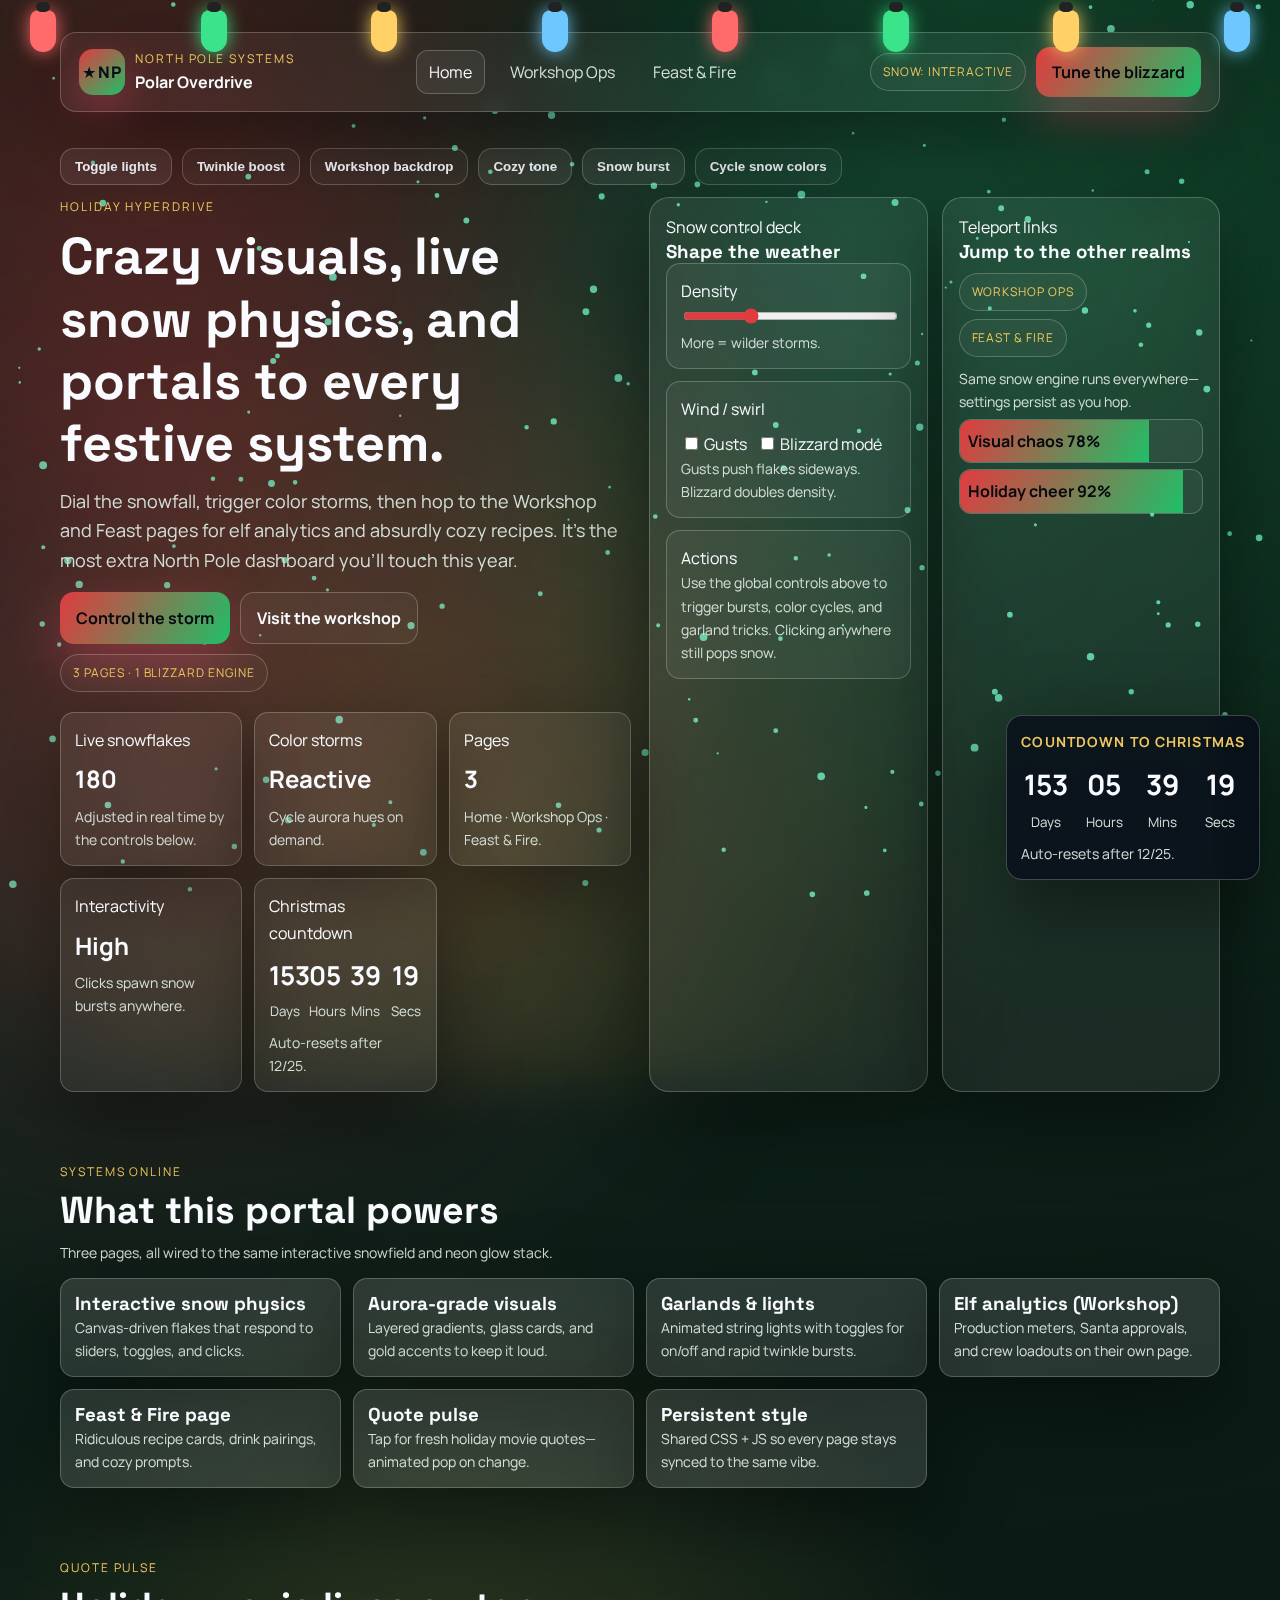
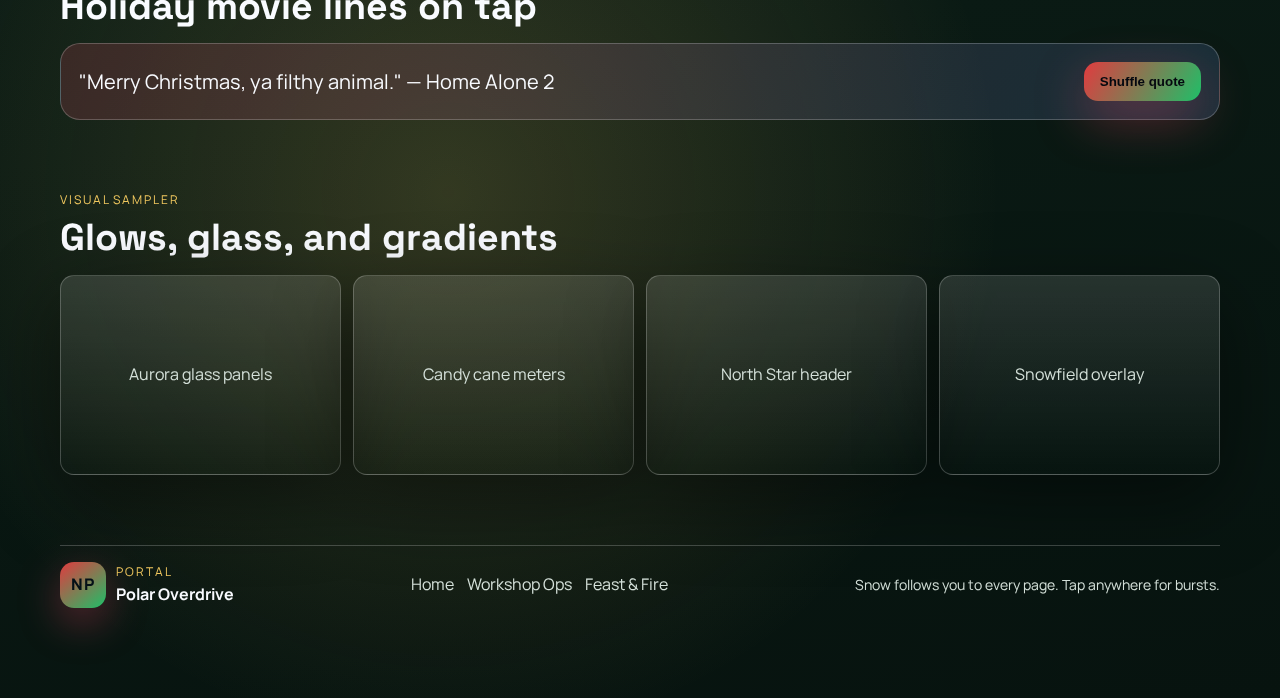
<file: index.html>
<!DOCTYPE html>
<html lang="en">
<head>
  <meta charset="UTF-8" />
  <meta name="viewport" content="width=device-width, initial-scale=1.0" />
  <title>Polar Overdrive | Interactive Snow + Neon Christmas</title>
  <meta name="description" content="Multi-page Christmas overload with interactive snow, neon visuals, elf ops, and festive recipes." />
  <link rel="preconnect" href="https://fonts.googleapis.com" />
  <link rel="preconnect" href="https://fonts.gstatic.com" crossorigin />
  <link href="https://fonts.googleapis.com/css2?family=Space+Grotesk:wght@500;600;700&family=Manrope:wght@400;600;700&display=swap" rel="stylesheet" />
  <link rel="stylesheet" href="style.css" />
</head>
<body>
  <div class="background-aurora"></div>
  <div class="workshop-bg" id="workshop-bg"></div>
  <canvas id="snow"></canvas>
  <div class="garland" id="garland" aria-hidden="true">
    <div class="light red"></div>
    <div class="light green"></div>
    <div class="light gold"></div>
    <div class="light blue"></div>
    <div class="light red"></div>
    <div class="light green"></div>
    <div class="light gold"></div>
    <div class="light blue"></div>
  </div>
  <div class="floating-countdown" aria-live="polite">
    <h4>Countdown to Christmas</h4>
    <div class="countdown-grid">
      <div><span class="countdown-days">--</span><small>Days</small></div>
      <div><span class="countdown-hours">--</span><small>Hours</small></div>
      <div><span class="countdown-minutes">--</span><small>Mins</small></div>
      <div><span class="countdown-seconds">--</span><small>Secs</small></div>
    </div>
    <p class="note countdown-note">Auto-resets after 12/25.</p>
  </div>
  <div class="page">
    <header class="nav">
      <div class="brand">
        <div class="brand-mark">★NP</div>
        <div>
          <p class="eyebrow">north pole systems</p>
          <p class="brand-title">Polar Overdrive</p>
        </div>
      </div>
      <nav class="nav-links">
        <a href="index.html" class="active">Home</a>
        <a href="workshop.html">Workshop Ops</a>
        <a href="feast.html">Feast & Fire</a>
      </nav>
      <div class="nav-actions">
        <span class="pill">Snow: interactive</span>
        <a class="btn primary" href="#controls">Tune the blizzard</a>
      </div>
    </header>
    <div class="decor-controls">
      <button class="btn" id="lights-btn">Toggle lights</button>
      <button class="btn ghost" id="twinkle-btn">Twinkle boost</button>
      <button class="btn ghost" id="workshop-btn">Workshop backdrop</button>
      <button class="btn" id="cozy-btn">Cozy tone</button>
      <button class="btn" id="burst-btn">Snow burst</button>
      <button class="btn ghost" id="color-btn">Cycle snow colors</button>
    </div>

    <section class="hero" id="top">
      <div class="glow"></div>
      <div class="hero-text">
        <p class="eyebrow">Holiday hyperdrive</p>
        <h1>Crazy visuals, live snow physics, and portals to every festive system.</h1>
        <p class="lede">Dial the snowfall, trigger color storms, then hop to the Workshop and Feast pages for elf analytics and absurdly cozy recipes. It's the most extra North Pole dashboard you'll touch this year.</p>
        <div class="cta-row">
          <a class="btn primary" href="#controls">Control the storm</a>
          <a class="btn ghost" href="workshop.html">Visit the workshop</a>
          <span class="pill">3 pages · 1 blizzard engine</span>
        </div>
        <div class="hero-grid">
          <div class="stat-card">
            <p class="label">Live snowflakes</p>
            <strong id="flake-count">--</strong>
            <p class="note">Adjusted in real time by the controls below.</p>
          </div>
          <div class="stat-card">
            <p class="label">Color storms</p>
            <strong>Reactive</strong>
            <p class="note">Cycle aurora hues on demand.</p>
          </div>
          <div class="stat-card">
            <p class="label">Pages</p>
            <strong>3</strong>
            <p class="note">Home · Workshop Ops · Feast & Fire.</p>
          </div>
          <div class="stat-card">
            <p class="label">Interactivity</p>
            <strong>High</strong>
            <p class="note">Clicks spawn snow bursts anywhere.</p>
          </div>
          <div class="stat-card">
            <p class="label">Christmas countdown</p>
            <div class="countdown-grid">
              <div><span class="countdown-days">--</span><small>Days</small></div>
              <div><span class="countdown-hours">--</span><small>Hours</small></div>
              <div><span class="countdown-minutes">--</span><small>Mins</small></div>
              <div><span class="countdown-seconds">--</span><small>Secs</small></div>
            </div>
            <p class="note countdown-note">Auto-resets after 12/25.</p>
          </div>
        </div>
      </div>
      <div class="hero-visual panels">
        <div class="panel">
          <p class="label">Snow control deck</p>
          <h3>Shape the weather</h3>
          <div class="controls-grid" id="controls">
            <div class="control">
              <p>Density</p>
              <input class="slider" id="snow-amount" type="range" min="40" max="500" value="180" />
              <p class="note">More = wilder storms.</p>
            </div>
            <div class="control">
              <p>Wind / swirl</p>
              <div class="toggle-row">
                <label><input type="checkbox" id="wind-toggle" /> Gusts</label>
                <label><input type="checkbox" id="blizzard-toggle" /> Blizzard mode</label>
              </div>
              <p class="note">Gusts push flakes sideways. Blizzard doubles density.</p>
            </div>
            <div class="control">
              <p>Actions</p>
              <p class="note">Use the global controls above to trigger bursts, color cycles, and garland tricks. Clicking anywhere still pops snow.</p>
            </div>
          </div>
        </div>
        <div class="panel">
          <p class="label">Teleport links</p>
          <h3>Jump to the other realms</h3>
          <div class="pill-row">
            <a class="pill" href="workshop.html">Workshop Ops</a>
            <a class="pill" href="feast.html">Feast & Fire</a>
          </div>
          <p class="note" style="margin-top:10px;">Same snow engine runs everywhere—settings persist as you hop.</p>
          <div class="meter"><span style="width: 78%;">Visual chaos 78%</span></div>
          <div class="meter"><span style="width: 92%;">Holiday cheer 92%</span></div>
        </div>
      </div>
    </section>

    <section class="section">
      <div class="section-header">
        <p class="eyebrow">Systems online</p>
        <h2>What this portal powers</h2>
        <p class="note">Three pages, all wired to the same interactive snowfield and neon glow stack.</p>
      </div>
      <div class="feature-grid">
        <div class="feature-card">
          <h3>Interactive snow physics</h3>
          <p class="note">Canvas-driven flakes that respond to sliders, toggles, and clicks.</p>
        </div>
        <div class="feature-card">
          <h3>Aurora-grade visuals</h3>
          <p class="note">Layered gradients, glass cards, and gold accents to keep it loud.</p>
        </div>
        <div class="feature-card">
          <h3>Garlands & lights</h3>
          <p class="note">Animated string lights with toggles for on/off and rapid twinkle bursts.</p>
        </div>
        <div class="feature-card">
          <h3>Elf analytics (Workshop)</h3>
          <p class="note">Production meters, Santa approvals, and crew loadouts on their own page.</p>
        </div>
        <div class="feature-card">
          <h3>Feast & Fire page</h3>
          <p class="note">Ridiculous recipe cards, drink pairings, and cozy prompts.</p>
        </div>
        <div class="feature-card">
          <h3>Quote pulse</h3>
          <p class="note">Tap for fresh holiday movie quotes—animated pop on change.</p>
        </div>
        <div class="feature-card">
          <h3>Persistent style</h3>
          <p class="note">Shared CSS + JS so every page stays synced to the same vibe.</p>
        </div>
      </div>
    </section>

    <section class="section">
      <div class="section-header">
        <p class="eyebrow">Quote pulse</p>
        <h2>Holiday movie lines on tap</h2>
      </div>
      <div class="quote-box">
        <p class="quote-text" id="quote-text">"Merry Christmas, ya filthy animal." — Home Alone 2</p>
        <button class="btn primary" id="quote-btn">Shuffle quote</button>
      </div>
    </section>

    <section class="section">
      <div class="section-header">
        <p class="eyebrow">Visual sampler</p>
        <h2>Glows, glass, and gradients</h2>
      </div>
      <div class="gallery">
        <div class="card-img">Aurora glass panels</div>
        <div class="card-img">Candy cane meters</div>
        <div class="card-img">North Star header</div>
        <div class="card-img">Snowfield overlay</div>
      </div>
    </section>

    <footer class="footer">
      <div class="brand">
        <div class="brand-mark">NP</div>
        <div>
          <p class="eyebrow">portal</p>
          <p class="brand-title">Polar Overdrive</p>
        </div>
      </div>
      <div class="footer-links">
        <a href="index.html">Home</a>
        <a href="workshop.html">Workshop Ops</a>
        <a href="feast.html">Feast & Fire</a>
      </div>
      <p class="note">Snow follows you to every page. Tap anywhere for bursts.</p>
    </footer>
  </div>

  <script src="snow.js" defer></script>
</body>
</html>
</file>
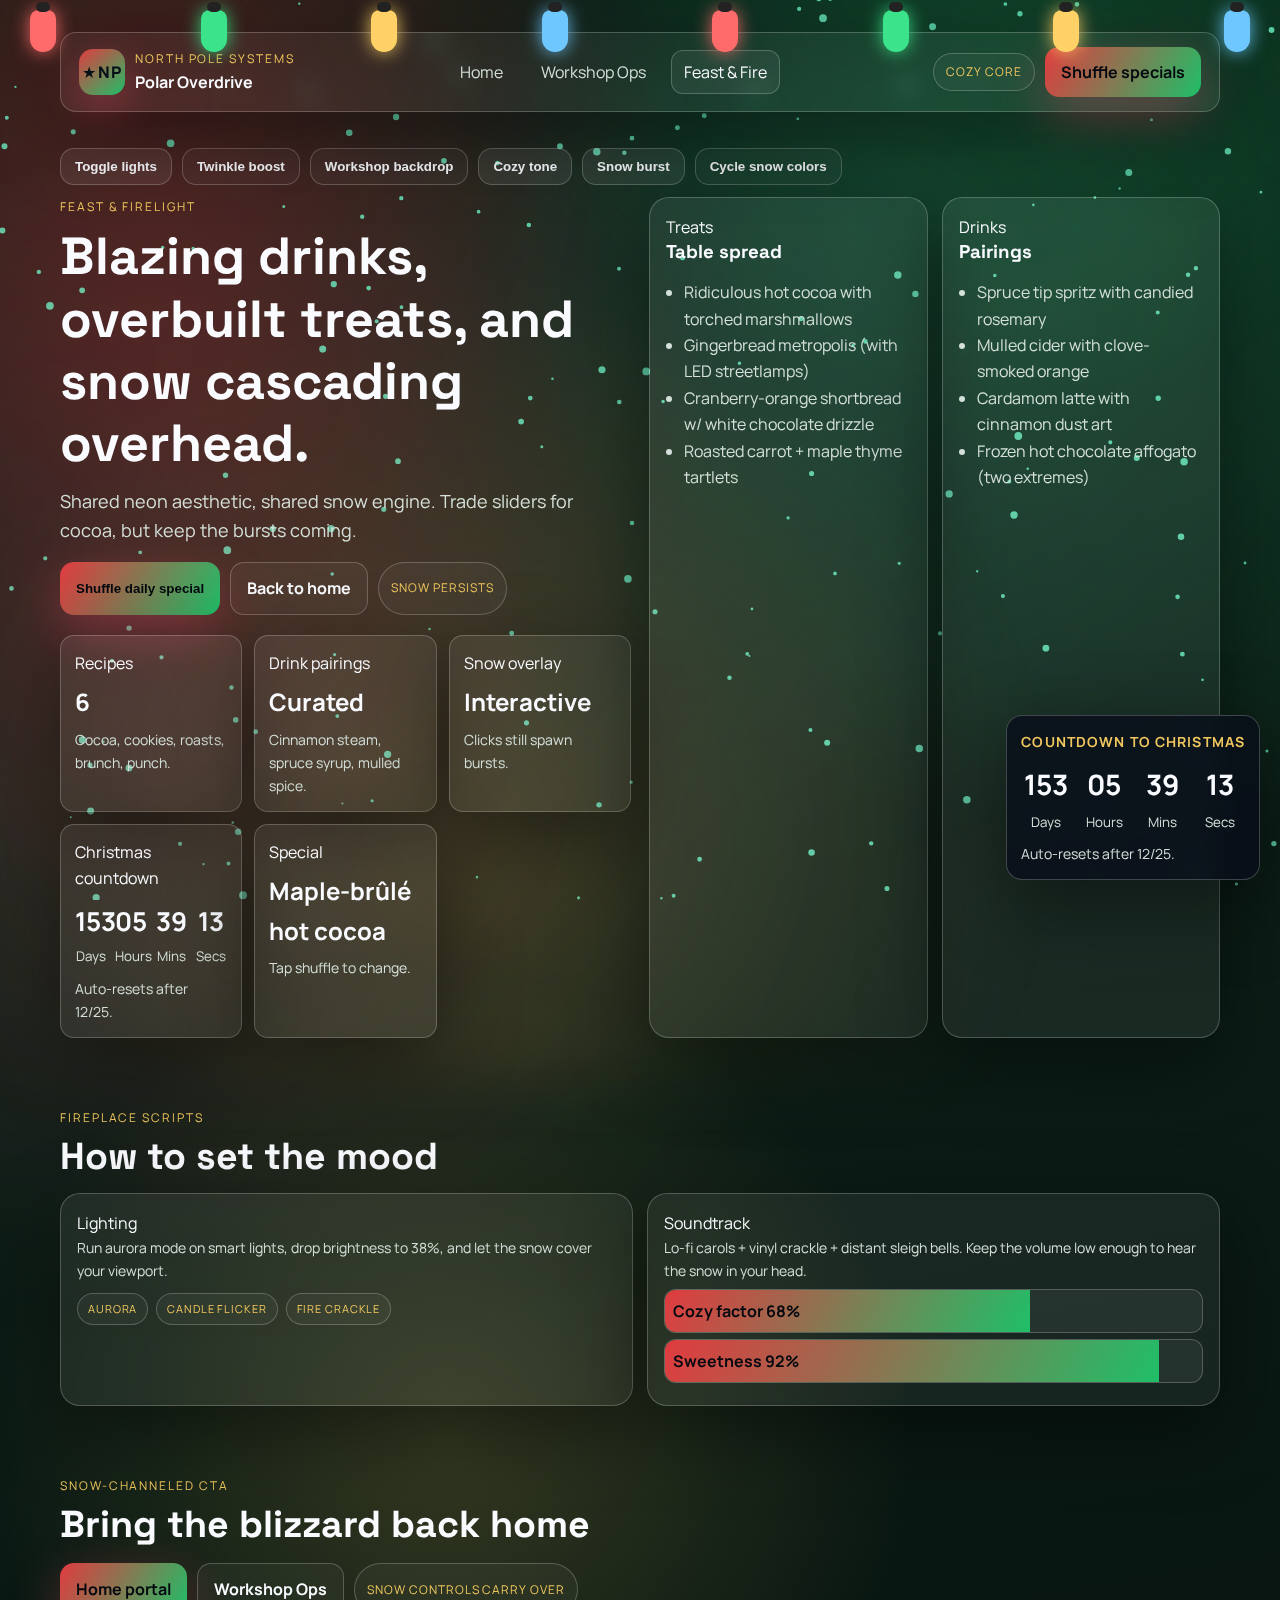
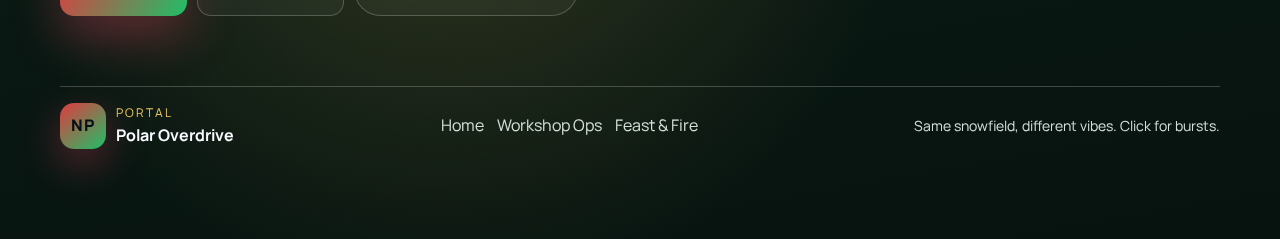
<file: feast.html>
<!DOCTYPE html>
<html lang="en">
<head>
  <meta charset="UTF-8" />
  <meta name="viewport" content="width=device-width, initial-scale=1.0" />
  <title>Feast & Fire | Polar Overdrive</title>
  <meta name="description" content="Over-the-top holiday recipes, drinks, and coziness—under the same interactive snowfield." />
  <link rel="preconnect" href="https://fonts.googleapis.com" />
  <link rel="preconnect" href="https://fonts.gstatic.com" crossorigin />
  <link href="https://fonts.googleapis.com/css2?family=Space+Grotesk:wght@500;600;700&family=Manrope:wght@400;600;700&display=swap" rel="stylesheet" />
  <link rel="stylesheet" href="style.css" />
</head>
<body>
  <div class="background-aurora"></div>
  <div class="workshop-bg" id="workshop-bg"></div>
  <canvas id="snow"></canvas>
  <div class="garland" id="garland" aria-hidden="true">
    <div class="light red"></div>
    <div class="light green"></div>
    <div class="light gold"></div>
    <div class="light blue"></div>
    <div class="light red"></div>
    <div class="light green"></div>
    <div class="light gold"></div>
    <div class="light blue"></div>
  </div>
  <div class="floating-countdown" aria-live="polite">
    <h4>Countdown to Christmas</h4>
    <div class="countdown-grid">
      <div><span class="countdown-days">--</span><small>Days</small></div>
      <div><span class="countdown-hours">--</span><small>Hours</small></div>
      <div><span class="countdown-minutes">--</span><small>Mins</small></div>
      <div><span class="countdown-seconds">--</span><small>Secs</small></div>
    </div>
    <p class="note countdown-note">Auto-resets after 12/25.</p>
  </div>
  <div class="page">
    <header class="nav">
      <div class="brand">
        <div class="brand-mark">★NP</div>
        <div>
          <p class="eyebrow">north pole systems</p>
          <p class="brand-title">Polar Overdrive</p>
        </div>
      </div>
      <nav class="nav-links">
        <a href="index.html">Home</a>
        <a href="workshop.html">Workshop Ops</a>
        <a href="feast.html" class="active">Feast & Fire</a>
      </nav>
      <div class="nav-actions">
        <span class="pill">Cozy core</span>
        <a class="btn primary" href="#recipes">Shuffle specials</a>
      </div>
    </header>
    <div class="decor-controls">
      <button class="btn" id="lights-btn">Toggle lights</button>
      <button class="btn ghost" id="twinkle-btn">Twinkle boost</button>
      <button class="btn ghost" id="workshop-btn">Workshop backdrop</button>
      <button class="btn" id="cozy-btn">Cozy tone</button>
      <button class="btn" id="burst-btn">Snow burst</button>
      <button class="btn ghost" id="color-btn">Cycle snow colors</button>
    </div>

    <section class="hero" id="top">
      <div class="glow"></div>
      <div class="hero-text">
        <p class="eyebrow">Feast & firelight</p>
        <h1>Blazing drinks, overbuilt treats, and snow cascading overhead.</h1>
        <p class="lede">Shared neon aesthetic, shared snow engine. Trade sliders for cocoa, but keep the bursts coming.</p>
        <div class="cta-row">
          <button class="btn primary" id="feast-shuffle">Shuffle daily special</button>
          <a class="btn ghost" href="index.html">Back to home</a>
          <span class="pill">Snow persists</span>
        </div>
        <div class="hero-grid">
          <div class="stat-card">
            <p class="label">Recipes</p>
            <strong>6</strong>
            <p class="note">Cocoa, cookies, roasts, brunch, punch.</p>
          </div>
          <div class="stat-card">
            <p class="label">Drink pairings</p>
            <strong>Curated</strong>
            <p class="note">Cinnamon steam, spruce syrup, mulled spice.</p>
          </div>
          <div class="stat-card">
            <p class="label">Snow overlay</p>
            <strong>Interactive</strong>
            <p class="note">Clicks still spawn bursts.</p>
          </div>
          <div class="stat-card">
            <p class="label">Christmas countdown</p>
            <div class="countdown-grid">
              <div><span class="countdown-days">--</span><small>Days</small></div>
              <div><span class="countdown-hours">--</span><small>Hours</small></div>
              <div><span class="countdown-minutes">--</span><small>Mins</small></div>
              <div><span class="countdown-seconds">--</span><small>Secs</small></div>
            </div>
            <p class="note countdown-note">Auto-resets after 12/25.</p>
          </div>
          <div class="stat-card">
            <p class="label">Special</p>
            <strong id="special">Maple-brûlé hot cocoa</strong>
            <p class="note">Tap shuffle to change.</p>
          </div>
        </div>
      </div>
      <div class="panels" id="recipes">
        <div class="panel list-card">
          <p class="label">Treats</p>
          <h3>Table spread</h3>
          <ul>
            <li>Ridiculous hot cocoa with torched marshmallows</li>
            <li>Gingerbread metropolis (with LED streetlamps)</li>
            <li>Cranberry-orange shortbread w/ white chocolate drizzle</li>
            <li>Roasted carrot + maple thyme tartlets</li>
          </ul>
        </div>
        <div class="panel list-card">
          <p class="label">Drinks</p>
          <h3>Pairings</h3>
          <ul>
            <li>Spruce tip spritz with candied rosemary</li>
            <li>Mulled cider with clove-smoked orange</li>
            <li>Cardamom latte with cinnamon dust art</li>
            <li>Frozen hot chocolate affogato (two extremes)</li>
          </ul>
        </div>
      </div>
    </section>

    <section class="section">
      <div class="section-header">
        <p class="eyebrow">Fireplace scripts</p>
        <h2>How to set the mood</h2>
      </div>
      <div class="grid-two">
        <div class="panel">
          <p class="label">Lighting</p>
          <p class="note">Run aurora mode on smart lights, drop brightness to 38%, and let the snow cover your viewport.</p>
          <div class="pill-row">
            <span class="pill small">Aurora</span>
            <span class="pill small">Candle flicker</span>
            <span class="pill small">Fire crackle</span>
          </div>
        </div>
        <div class="panel">
          <p class="label">Soundtrack</p>
          <p class="note">Lo-fi carols + vinyl crackle + distant sleigh bells. Keep the volume low enough to hear the snow in your head.</p>
          <div class="meter"><span style="width: 68%;">Cozy factor 68%</span></div>
          <div class="meter"><span style="width: 92%;">Sweetness 92%</span></div>
        </div>
      </div>
    </section>

    <section class="section">
      <div class="section-header">
        <p class="eyebrow">Snow-channeled CTA</p>
        <h2>Bring the blizzard back home</h2>
      </div>
      <div class="cta-row">
        <a class="btn primary" href="index.html">Home portal</a>
        <a class="btn ghost" href="workshop.html">Workshop Ops</a>
        <span class="pill">Snow controls carry over</span>
      </div>
    </section>

    <footer class="footer">
      <div class="brand">
        <div class="brand-mark">NP</div>
        <div>
          <p class="eyebrow">portal</p>
          <p class="brand-title">Polar Overdrive</p>
        </div>
      </div>
      <div class="footer-links">
        <a href="index.html">Home</a>
        <a href="workshop.html">Workshop Ops</a>
        <a href="feast.html">Feast & Fire</a>
      </div>
      <p class="note">Same snowfield, different vibes. Click for bursts.</p>
    </footer>
  </div>
  <script src="snow.js" defer></script>
</body>
</html>
</file>
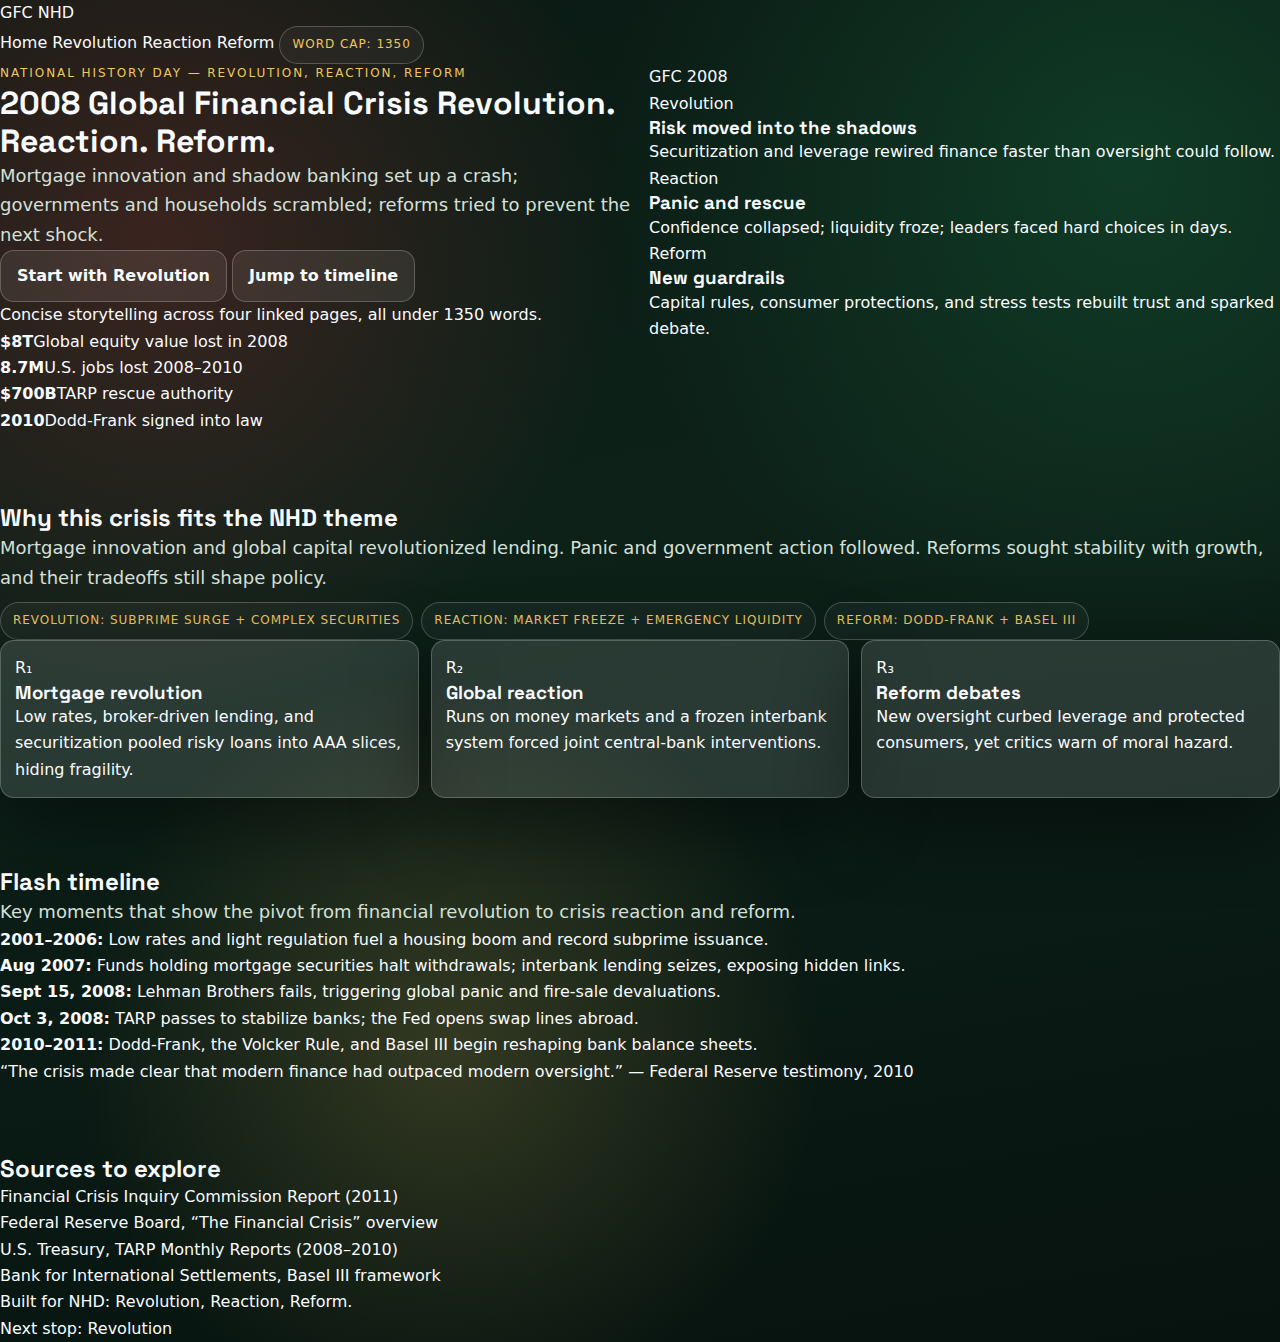
<file: hello.html>
<!DOCTYPE html>
<html lang="en">
<head>
    <meta charset="UTF-8">
    <meta name="viewport" content="width=device-width, initial-scale=1.0">
    <title>2008 GFC — Revolution, Reaction, Reform</title>
    <link rel="preconnect" href="https://fonts.googleapis.com">
    <link rel="preconnect" href="https://fonts.gstatic.com" crossorigin>
    <link href="https://fonts.googleapis.com/css2?family=Space+Grotesk:wght@400;500;600;700&family=Playfair+Display:wght@600&display=swap" rel="stylesheet">
    <link rel="stylesheet" href="style.css">
</head>
<body class="background-orbs">
    <div class="grain"></div>
    <header>
        <div class="logo">
            <div class="logo-mark"></div>
            GFC NHD
        </div>
        <nav>
            <a href="hello.html" class="active">Home</a>
            <a href="revolution.html">Revolution</a>
            <a href="reaction.html">Reaction</a>
            <a href="reform.html">Reform</a>
            <span class="pill">Word cap: 1350</span>
        </nav>
    </header>

    <main>
        <section class="hero" id="top">
            <div class="headline">
                <div class="eyebrow"><span></span> National History Day — Revolution, Reaction, Reform</div>
                <h1>2008 Global Financial Crisis <span class="script">Revolution. Reaction. Reform.</span></h1>
                <p class="lede">Mortgage innovation and shadow banking set up a crash; governments and households scrambled; reforms tried to prevent the next shock.</p>
                <div class="actions">
                    <a class="btn btn-primary" href="revolution.html">Start with Revolution</a>
                    <a class="btn btn-ghost" href="#timeline">Jump to timeline</a>
                </div>
                <div class="meta">
                    <div class="dot"></div>
                    Concise storytelling across four linked pages, all under 1350 words.
                </div>
                <div class="stats">
                    <div class="stat"><strong>$8T</strong><span>Global equity value lost in 2008</span></div>
                    <div class="stat"><strong>8.7M</strong><span>U.S. jobs lost 2008–2010</span></div>
                    <div class="stat"><strong>$700B</strong><span>TARP rescue authority</span></div>
                    <div class="stat"><strong>2010</strong><span>Dodd-Frank signed into law</span></div>
                </div>
            </div>
            <div class="hero-visual">
                <div class="floating-card">
                    <div class="orbit">
                        <div class="ring"></div>
                        <div class="planet">GFC 2008</div>
                    </div>
                    <div class="card-grid">
                        <div class="mini-card">
                            <div class="corner"></div>
                            <div class="badge">Revolution</div>
                            <h3>Risk moved into the shadows</h3>
                            <p>Securitization and leverage rewired finance faster than oversight could follow.</p>
                        </div>
                        <div class="mini-card">
                            <div class="corner"></div>
                            <div class="badge alt">Reaction</div>
                            <h3>Panic and rescue</h3>
                            <p>Confidence collapsed; liquidity froze; leaders faced hard choices in days.</p>
                        </div>
                        <div class="mini-card">
                            <div class="corner"></div>
                            <div class="badge">Reform</div>
                            <h3>New guardrails</h3>
                            <p>Capital rules, consumer protections, and stress tests rebuilt trust and sparked debate.</p>
                        </div>
                    </div>
                </div>
            </div>
        </section>

        <section class="section" id="overview">
            <h2>Why this crisis fits the NHD theme</h2>
            <p class="lede">Mortgage innovation and global capital revolutionized lending. Panic and government action followed. Reforms sought stability with growth, and their tradeoffs still shape policy.</p>
            <div class="pill-row">
                <span class="pill">Revolution: subprime surge + complex securities</span>
                <span class="pill">Reaction: market freeze + emergency liquidity</span>
                <span class="pill">Reform: Dodd-Frank + Basel III</span>
            </div>
            <div class="feature-grid">
                <div class="feature-card">
                    <div class="icon">R₁</div>
                    <h3>Mortgage revolution</h3>
                    <p>Low rates, broker-driven lending, and securitization pooled risky loans into AAA slices, hiding fragility.</p>
                </div>
                <div class="feature-card">
                    <div class="icon">R₂</div>
                    <h3>Global reaction</h3>
                    <p>Runs on money markets and a frozen interbank system forced joint central-bank interventions.</p>
                </div>
                <div class="feature-card">
                    <div class="icon">R₃</div>
                    <h3>Reform debates</h3>
                    <p>New oversight curbed leverage and protected consumers, yet critics warn of moral hazard.</p>
                </div>
            </div>
        </section>

        <section class="section" id="timeline">
            <h2>Flash timeline</h2>
            <p class="lede">Key moments that show the pivot from financial revolution to crisis reaction and reform.</p>
            <div class="timeline">
                <div class="timeline-item"><strong>2001–2006:</strong> Low rates and light regulation fuel a housing boom and record subprime issuance.</div>
                <div class="timeline-item"><strong>Aug 2007:</strong> Funds holding mortgage securities halt withdrawals; interbank lending seizes, exposing hidden links.</div>
                <div class="timeline-item"><strong>Sept 15, 2008:</strong> Lehman Brothers fails, triggering global panic and fire-sale devaluations.</div>
                <div class="timeline-item"><strong>Oct 3, 2008:</strong> TARP passes to stabilize banks; the Fed opens swap lines abroad.</div>
                <div class="timeline-item"><strong>2010–2011:</strong> Dodd-Frank, the Volcker Rule, and Basel III begin reshaping bank balance sheets.</div>
            </div>
            <div class="quote">“The crisis made clear that modern finance had outpaced modern oversight.” — Federal Reserve testimony, 2010</div>
        </section>

        <section class="section" id="sources">
            <h2>Sources to explore</h2>
            <div class="source-list">
                <div>Financial Crisis Inquiry Commission Report (2011)</div>
                <div>Federal Reserve Board, “The Financial Crisis” overview</div>
                <div>U.S. Treasury, TARP Monthly Reports (2008–2010)</div>
                <div>Bank for International Settlements, Basel III framework</div>
            </div>
        </section>
    </main>

    <footer>
        <div class="row">
            <div>Built for NHD: Revolution, Reaction, Reform.</div>
            <div>Next stop: <a href="revolution.html">Revolution</a></div>
        </div>
    </footer>
</body>
</html>
</file>
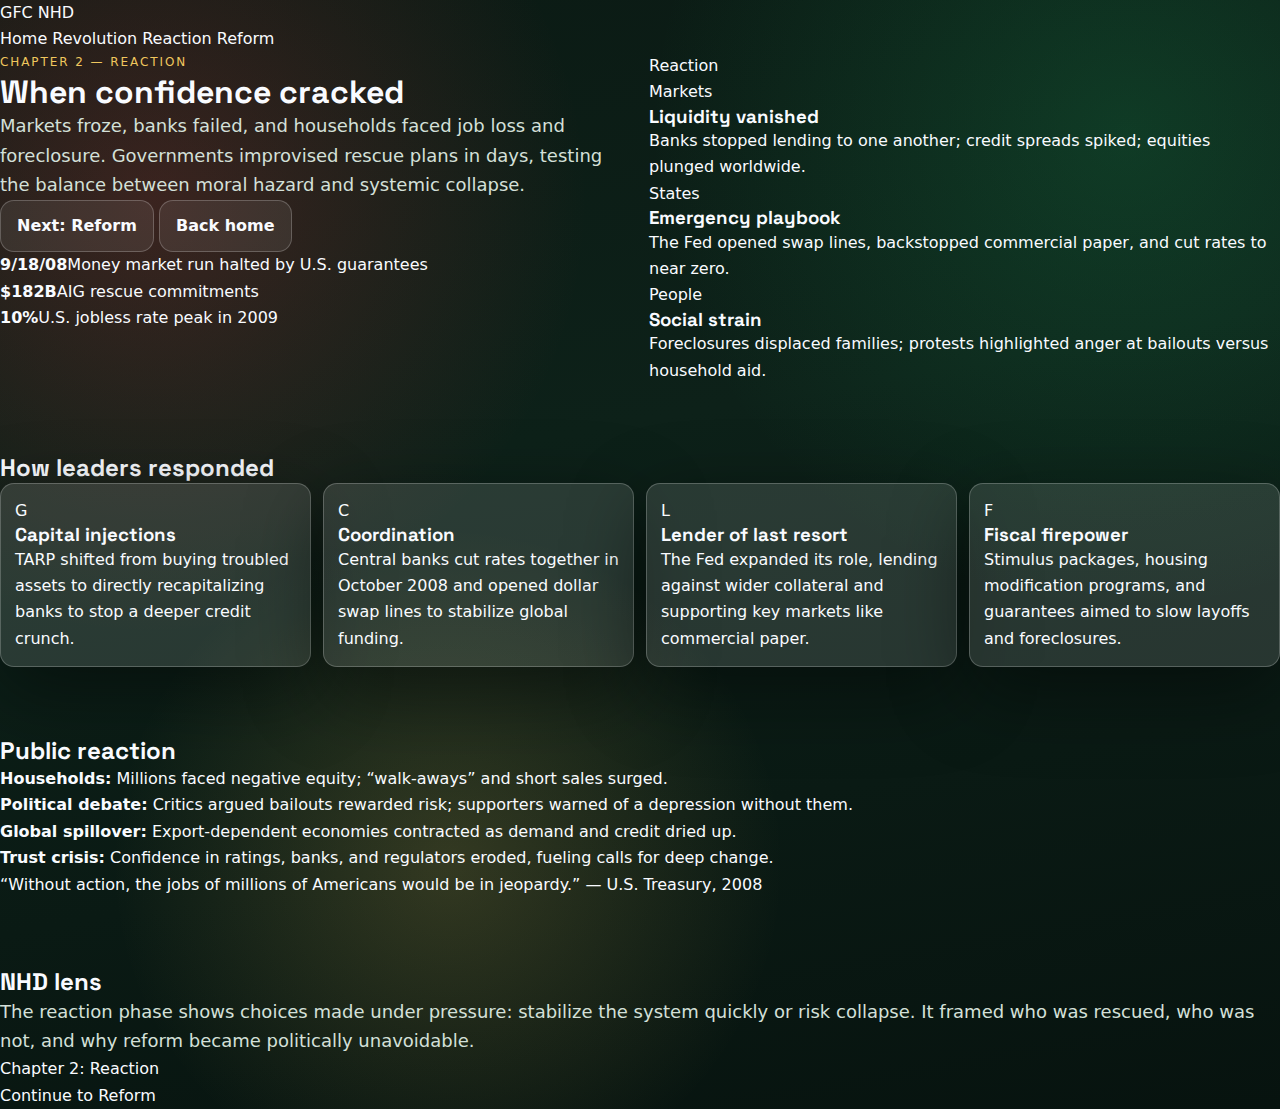
<file: reaction.html>
<!DOCTYPE html>
<html lang="en">
<head>
    <meta charset="UTF-8">
    <meta name="viewport" content="width=device-width, initial-scale=1.0">
    <title>Reaction — 2008 GFC</title>
    <link rel="preconnect" href="https://fonts.googleapis.com">
    <link rel="preconnect" href="https://fonts.gstatic.com" crossorigin>
    <link href="https://fonts.googleapis.com/css2?family=Space+Grotesk:wght@400;500;600;700&family=Playfair+Display:wght@600&display=swap" rel="stylesheet">
    <link rel="stylesheet" href="style.css">
</head>
<body class="background-orbs">
    <div class="grain"></div>
    <header>
        <div class="logo">
            <div class="logo-mark"></div>
            GFC NHD
        </div>
        <nav>
            <a href="hello.html">Home</a>
            <a href="revolution.html">Revolution</a>
            <a href="reaction.html" class="active">Reaction</a>
            <a href="reform.html">Reform</a>
        </nav>
    </header>

    <main>
        <section class="hero" id="top">
            <div class="headline">
                <div class="eyebrow"><span></span> Chapter 2 — Reaction</div>
                <h1>When confidence cracked</h1>
                <p class="lede">Markets froze, banks failed, and households faced job loss and foreclosure. Governments improvised rescue plans in days, testing the balance between moral hazard and systemic collapse.</p>
                <div class="actions">
                    <a class="btn btn-primary" href="reform.html">Next: Reform</a>
                    <a class="btn btn-ghost" href="hello.html">Back home</a>
                </div>
                <div class="stats">
                    <div class="stat"><strong>9/18/08</strong><span>Money market run halted by U.S. guarantees</span></div>
                    <div class="stat"><strong>$182B</strong><span>AIG rescue commitments</span></div>
                    <div class="stat"><strong>10%</strong><span>U.S. jobless rate peak in 2009</span></div>
                </div>
            </div>
            <div class="hero-visual">
                <div class="floating-card">
                    <div class="orbit">
                        <div class="ring"></div>
                        <div class="planet">Reaction</div>
                    </div>
                    <div class="card-grid">
                        <div class="mini-card">
                            <div class="corner"></div>
                            <div class="badge">Markets</div>
                            <h3>Liquidity vanished</h3>
                            <p>Banks stopped lending to one another; credit spreads spiked; equities plunged worldwide.</p>
                        </div>
                        <div class="mini-card">
                            <div class="corner"></div>
                            <div class="badge alt">States</div>
                            <h3>Emergency playbook</h3>
                            <p>The Fed opened swap lines, backstopped commercial paper, and cut rates to near zero.</p>
                        </div>
                        <div class="mini-card">
                            <div class="corner"></div>
                            <div class="badge">People</div>
                            <h3>Social strain</h3>
                            <p>Foreclosures displaced families; protests highlighted anger at bailouts versus household aid.</p>
                        </div>
                    </div>
                </div>
            </div>
        </section>

        <section class="section" id="government">
            <h2>How leaders responded</h2>
            <div class="feature-grid">
                <div class="feature-card">
                    <div class="icon">G</div>
                    <h3>Capital injections</h3>
                    <p>TARP shifted from buying troubled assets to directly recapitalizing banks to stop a deeper credit crunch.</p>
                </div>
                <div class="feature-card">
                    <div class="icon">C</div>
                    <h3>Coordination</h3>
                    <p>Central banks cut rates together in October 2008 and opened dollar swap lines to stabilize global funding.</p>
                </div>
                <div class="feature-card">
                    <div class="icon">L</div>
                    <h3>Lender of last resort</h3>
                    <p>The Fed expanded its role, lending against wider collateral and supporting key markets like commercial paper.</p>
                </div>
                <div class="feature-card">
                    <div class="icon">F</div>
                    <h3>Fiscal firepower</h3>
                    <p>Stimulus packages, housing modification programs, and guarantees aimed to slow layoffs and foreclosures.</p>
                </div>
            </div>
        </section>

        <section class="section" id="public">
            <h2>Public reaction</h2>
            <div class="timeline">
                <div class="timeline-item"><strong>Households:</strong> Millions faced negative equity; “walk-aways” and short sales surged.</div>
                <div class="timeline-item"><strong>Political debate:</strong> Critics argued bailouts rewarded risk; supporters warned of a depression without them.</div>
                <div class="timeline-item"><strong>Global spillover:</strong> Export-dependent economies contracted as demand and credit dried up.</div>
                <div class="timeline-item"><strong>Trust crisis:</strong> Confidence in ratings, banks, and regulators eroded, fueling calls for deep change.</div>
            </div>
            <div class="quote">“Without action, the jobs of millions of Americans would be in jeopardy.” — U.S. Treasury, 2008</div>
        </section>

        <section class="section" id="nhd">
            <h2>NHD lens</h2>
            <p class="lede">The reaction phase shows choices made under pressure: stabilize the system quickly or risk collapse. It framed who was rescued, who was not, and why reform became politically unavoidable.</p>
        </section>
    </main>

    <footer>
        <div class="row">
            <div>Chapter 2: Reaction</div>
            <div>Continue to <a href="reform.html">Reform</a></div>
        </div>
    </footer>
</body>
</html>
</file>
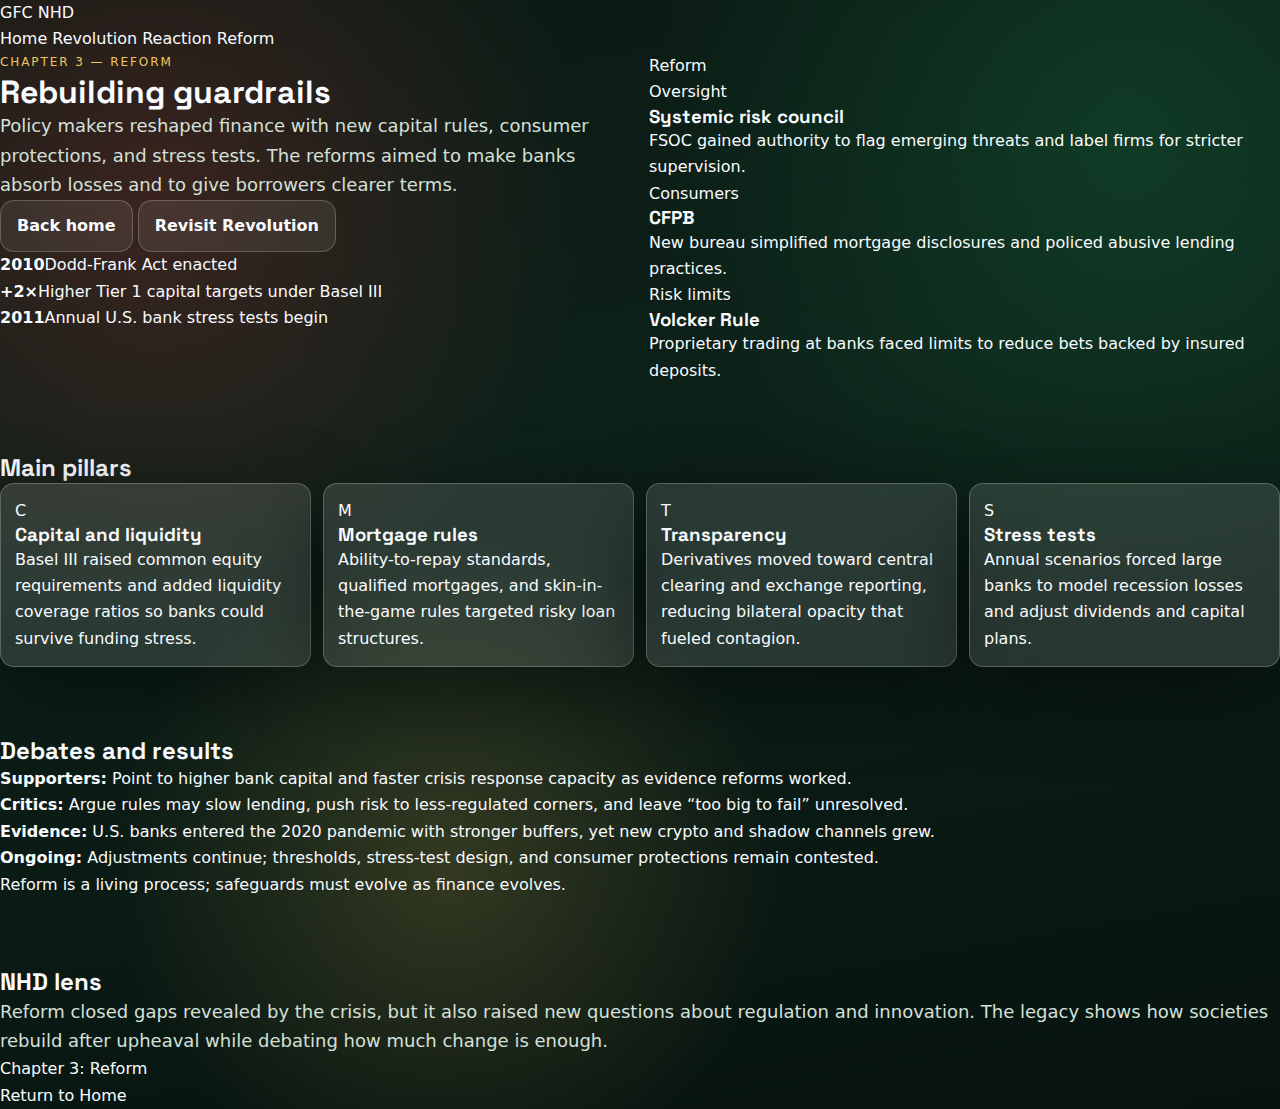
<file: reform.html>
<!DOCTYPE html>
<html lang="en">
<head>
    <meta charset="UTF-8">
    <meta name="viewport" content="width=device-width, initial-scale=1.0">
    <title>Reform — 2008 GFC</title>
    <link rel="preconnect" href="https://fonts.googleapis.com">
    <link rel="preconnect" href="https://fonts.gstatic.com" crossorigin>
    <link href="https://fonts.googleapis.com/css2?family=Space+Grotesk:wght@400;500;600;700&family=Playfair+Display:wght@600&display=swap" rel="stylesheet">
    <link rel="stylesheet" href="style.css">
</head>
<body class="background-orbs">
    <div class="grain"></div>
    <header>
        <div class="logo">
            <div class="logo-mark"></div>
            GFC NHD
        </div>
        <nav>
            <a href="hello.html">Home</a>
            <a href="revolution.html">Revolution</a>
            <a href="reaction.html">Reaction</a>
            <a href="reform.html" class="active">Reform</a>
        </nav>
    </header>

    <main>
        <section class="hero" id="top">
            <div class="headline">
                <div class="eyebrow"><span></span> Chapter 3 — Reform</div>
                <h1>Rebuilding guardrails</h1>
                <p class="lede">Policy makers reshaped finance with new capital rules, consumer protections, and stress tests. The reforms aimed to make banks absorb losses and to give borrowers clearer terms.</p>
                <div class="actions">
                    <a class="btn btn-primary" href="hello.html">Back home</a>
                    <a class="btn btn-ghost" href="revolution.html">Revisit Revolution</a>
                </div>
                <div class="stats">
                    <div class="stat"><strong>2010</strong><span>Dodd-Frank Act enacted</span></div>
                    <div class="stat"><strong>+2×</strong><span>Higher Tier 1 capital targets under Basel III</span></div>
                    <div class="stat"><strong>2011</strong><span>Annual U.S. bank stress tests begin</span></div>
                </div>
            </div>
            <div class="hero-visual">
                <div class="floating-card">
                    <div class="orbit">
                        <div class="ring"></div>
                        <div class="planet">Reform</div>
                    </div>
                    <div class="card-grid">
                        <div class="mini-card">
                            <div class="corner"></div>
                            <div class="badge">Oversight</div>
                            <h3>Systemic risk council</h3>
                            <p>FSOC gained authority to flag emerging threats and label firms for stricter supervision.</p>
                        </div>
                        <div class="mini-card">
                            <div class="corner"></div>
                            <div class="badge alt">Consumers</div>
                            <h3>CFPB</h3>
                            <p>New bureau simplified mortgage disclosures and policed abusive lending practices.</p>
                        </div>
                        <div class="mini-card">
                            <div class="corner"></div>
                            <div class="badge">Risk limits</div>
                            <h3>Volcker Rule</h3>
                            <p>Proprietary trading at banks faced limits to reduce bets backed by insured deposits.</p>
                        </div>
                    </div>
                </div>
            </div>
        </section>

        <section class="section" id="pillars">
            <h2>Main pillars</h2>
            <div class="feature-grid">
                <div class="feature-card">
                    <div class="icon">C</div>
                    <h3>Capital and liquidity</h3>
                    <p>Basel III raised common equity requirements and added liquidity coverage ratios so banks could survive funding stress.</p>
                </div>
                <div class="feature-card">
                    <div class="icon">M</div>
                    <h3>Mortgage rules</h3>
                    <p>Ability-to-repay standards, qualified mortgages, and skin-in-the-game rules targeted risky loan structures.</p>
                </div>
                <div class="feature-card">
                    <div class="icon">T</div>
                    <h3>Transparency</h3>
                    <p>Derivatives moved toward central clearing and exchange reporting, reducing bilateral opacity that fueled contagion.</p>
                </div>
                <div class="feature-card">
                    <div class="icon">S</div>
                    <h3>Stress tests</h3>
                    <p>Annual scenarios forced large banks to model recession losses and adjust dividends and capital plans.</p>
                </div>
            </div>
        </section>

        <section class="section" id="debate">
            <h2>Debates and results</h2>
            <div class="timeline">
                <div class="timeline-item"><strong>Supporters:</strong> Point to higher bank capital and faster crisis response capacity as evidence reforms worked.</div>
                <div class="timeline-item"><strong>Critics:</strong> Argue rules may slow lending, push risk to less-regulated corners, and leave “too big to fail” unresolved.</div>
                <div class="timeline-item"><strong>Evidence:</strong> U.S. banks entered the 2020 pandemic with stronger buffers, yet new crypto and shadow channels grew.</div>
                <div class="timeline-item"><strong>Ongoing:</strong> Adjustments continue; thresholds, stress-test design, and consumer protections remain contested.</div>
            </div>
            <div class="quote">Reform is a living process; safeguards must evolve as finance evolves.</div>
        </section>

        <section class="section" id="nhd">
            <h2>NHD lens</h2>
            <p class="lede">Reform closed gaps revealed by the crisis, but it also raised new questions about regulation and innovation. The legacy shows how societies rebuild after upheaval while debating how much change is enough.</p>
        </section>
    </main>

    <footer>
        <div class="row">
            <div>Chapter 3: Reform</div>
            <div>Return to <a href="hello.html">Home</a></div>
        </div>
    </footer>
</body>
</html>
</file>
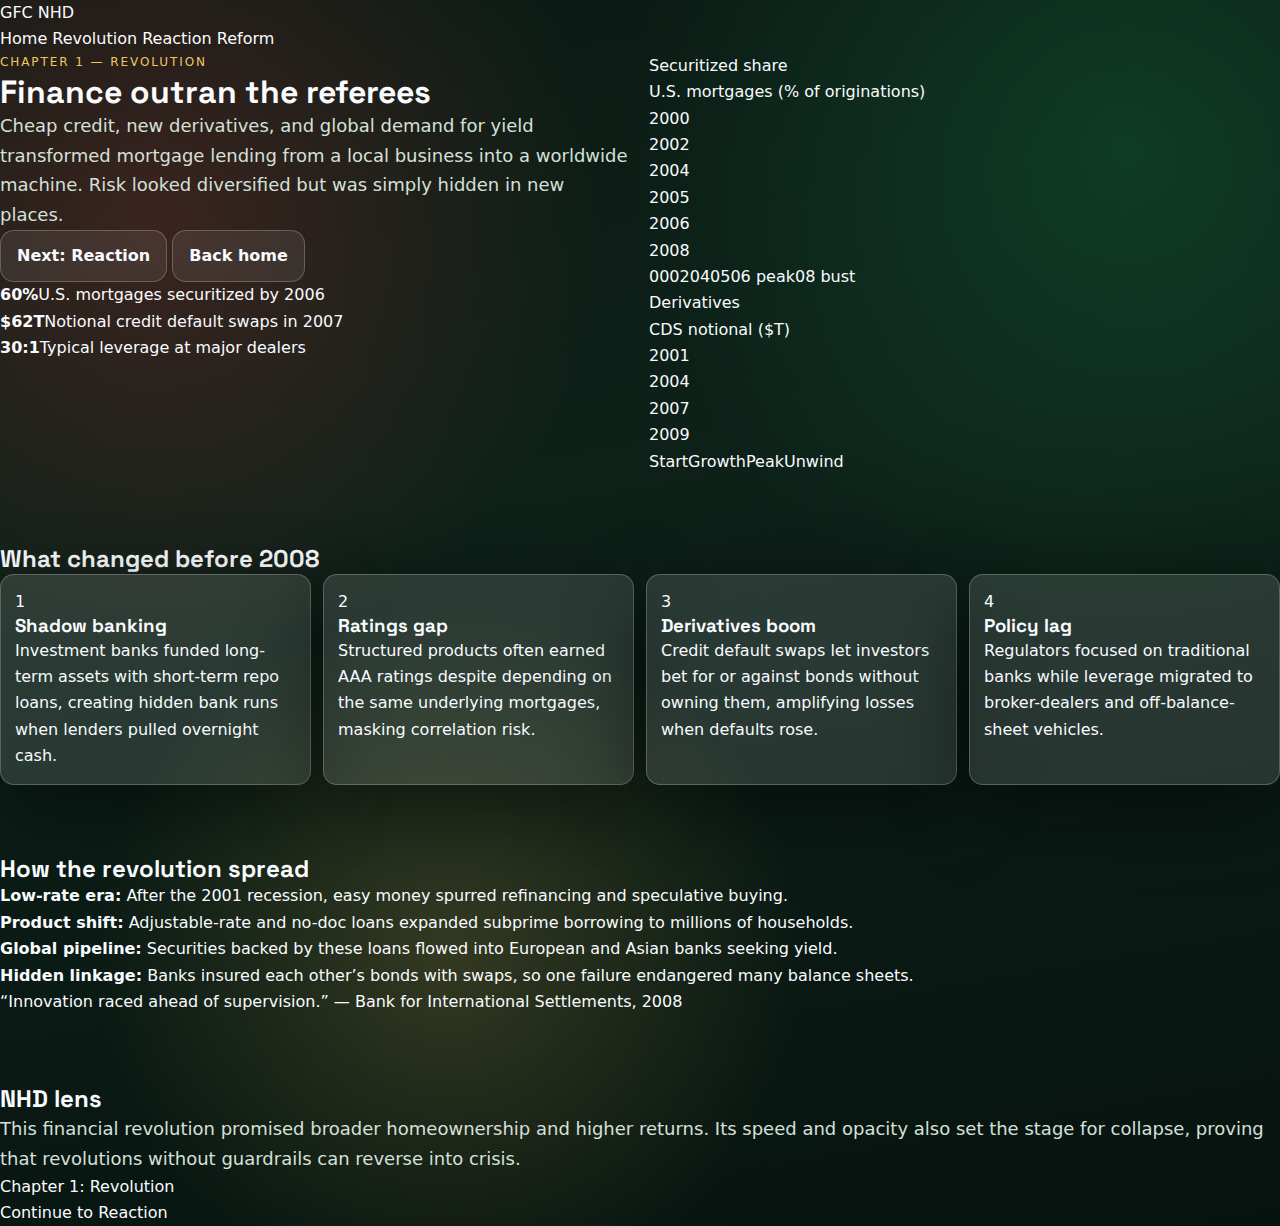
<file: revolution.html>
<!DOCTYPE html>
<html lang="en">
<head>
    <meta charset="UTF-8">
    <meta name="viewport" content="width=device-width, initial-scale=1.0">
    <title>Revolution — 2008 GFC</title>
    <link rel="preconnect" href="https://fonts.googleapis.com">
    <link rel="preconnect" href="https://fonts.gstatic.com" crossorigin>
    <link href="https://fonts.googleapis.com/css2?family=Space+Grotesk:wght@400;500;600;700&family=Playfair+Display:wght@600&display=swap" rel="stylesheet">
    <link rel="stylesheet" href="style.css">
</head>
<body class="background-orbs">
    <div class="grain"></div>
    <header>
        <div class="logo">
            <div class="logo-mark"></div>
            GFC NHD
        </div>
        <nav>
            <a href="hello.html">Home</a>
            <a href="revolution.html" class="active">Revolution</a>
            <a href="reaction.html">Reaction</a>
            <a href="reform.html">Reform</a>
        </nav>
    </header>

    <main>
        <section class="hero" id="top">
            <div class="headline">
                <div class="eyebrow"><span></span> Chapter 1 — Revolution</div>
                <h1>Finance outran the referees</h1>
                <p class="lede">Cheap credit, new derivatives, and global demand for yield transformed mortgage lending from a local business into a worldwide machine. Risk looked diversified but was simply hidden in new places.</p>
                <div class="actions">
                    <a class="btn btn-primary" href="reaction.html">Next: Reaction</a>
                    <a class="btn btn-ghost" href="hello.html">Back home</a>
                </div>
                <div class="stats">
                    <div class="stat"><strong>60%</strong><span>U.S. mortgages securitized by 2006</span></div>
                    <div class="stat"><strong>$62T</strong><span>Notional credit default swaps in 2007</span></div>
                    <div class="stat"><strong>30:1</strong><span>Typical leverage at major dealers</span></div>
                </div>
            </div>
            <div class="hero-visual">
                <div class="floating-card">
                    <div class="chart-card">
                        <div class="chart-header">
                            <div class="badge">Securitized share</div>
                            <span>U.S. mortgages (% of originations)</span>
                        </div>
                        <div class="chart-grid">
                            <div class="chart-bars">
                                <div class="bar" style="height:32%"><span class="bar-label">2000</span></div>
                                <div class="bar" style="height:44%"><span class="bar-label">2002</span></div>
                                <div class="bar" style="height:56%"><span class="bar-label">2004</span></div>
                                <div class="bar" style="height:68%"><span class="bar-label">2005</span></div>
                                <div class="bar alt" style="height:80%"><span class="bar-label">2006</span></div>
                                <div class="bar alt" style="height:40%"><span class="bar-label">2008</span></div>
                            </div>
                        </div>
                        <div class="chart-legend"><span>00</span><span>02</span><span>04</span><span>05</span><span>06 peak</span><span>08 bust</span></div>
                    </div>
                    <div class="chart-card">
                        <div class="chart-header">
                            <div class="badge alt">Derivatives</div>
                            <span>CDS notional ($T)</span>
                        </div>
                        <div class="chart-grid small">
                            <div class="chart-bars">
                                <div class="bar" style="height:18%"><span class="bar-label">2001</span></div>
                                <div class="bar" style="height:40%"><span class="bar-label">2004</span></div>
                                <div class="bar alt" style="height:90%"><span class="bar-label">2007</span></div>
                                <div class="bar" style="height:45%"><span class="bar-label">2009</span></div>
                            </div>
                        </div>
                        <div class="chart-legend"><span>Start</span><span>Growth</span><span>Peak</span><span>Unwind</span></div>
                    </div>
                </div>
            </div>
        </section>

        <section class="section" id="what-changed">
            <h2>What changed before 2008</h2>
            <div class="feature-grid">
                <div class="feature-card">
                    <div class="icon">1</div>
                    <h3>Shadow banking</h3>
                    <p>Investment banks funded long-term assets with short-term repo loans, creating hidden bank runs when lenders pulled overnight cash.</p>
                </div>
                <div class="feature-card">
                    <div class="icon">2</div>
                    <h3>Ratings gap</h3>
                    <p>Structured products often earned AAA ratings despite depending on the same underlying mortgages, masking correlation risk.</p>
                </div>
                <div class="feature-card">
                    <div class="icon">3</div>
                    <h3>Derivatives boom</h3>
                    <p>Credit default swaps let investors bet for or against bonds without owning them, amplifying losses when defaults rose.</p>
                </div>
                <div class="feature-card">
                    <div class="icon">4</div>
                    <h3>Policy lag</h3>
                    <p>Regulators focused on traditional banks while leverage migrated to broker-dealers and off-balance-sheet vehicles.</p>
                </div>
            </div>
        </section>

        <section class="section" id="spread">
            <h2>How the revolution spread</h2>
            <div class="timeline">
                <div class="timeline-item"><strong>Low-rate era:</strong> After the 2001 recession, easy money spurred refinancing and speculative buying.</div>
                <div class="timeline-item"><strong>Product shift:</strong> Adjustable-rate and no-doc loans expanded subprime borrowing to millions of households.</div>
                <div class="timeline-item"><strong>Global pipeline:</strong> Securities backed by these loans flowed into European and Asian banks seeking yield.</div>
                <div class="timeline-item"><strong>Hidden linkage:</strong> Banks insured each other’s bonds with swaps, so one failure endangered many balance sheets.</div>
            </div>
            <div class="quote">“Innovation raced ahead of supervision.” — Bank for International Settlements, 2008</div>
        </section>

        <section class="section" id="nhd">
            <h2>NHD lens</h2>
            <p class="lede">This financial revolution promised broader homeownership and higher returns. Its speed and opacity also set the stage for collapse, proving that revolutions without guardrails can reverse into crisis.</p>
        </section>
    </main>

    <footer>
        <div class="row">
            <div>Chapter 1: Revolution</div>
            <div>Continue to <a href="reaction.html">Reaction</a></div>
        </div>
    </footer>
</body>
</html>
</file>
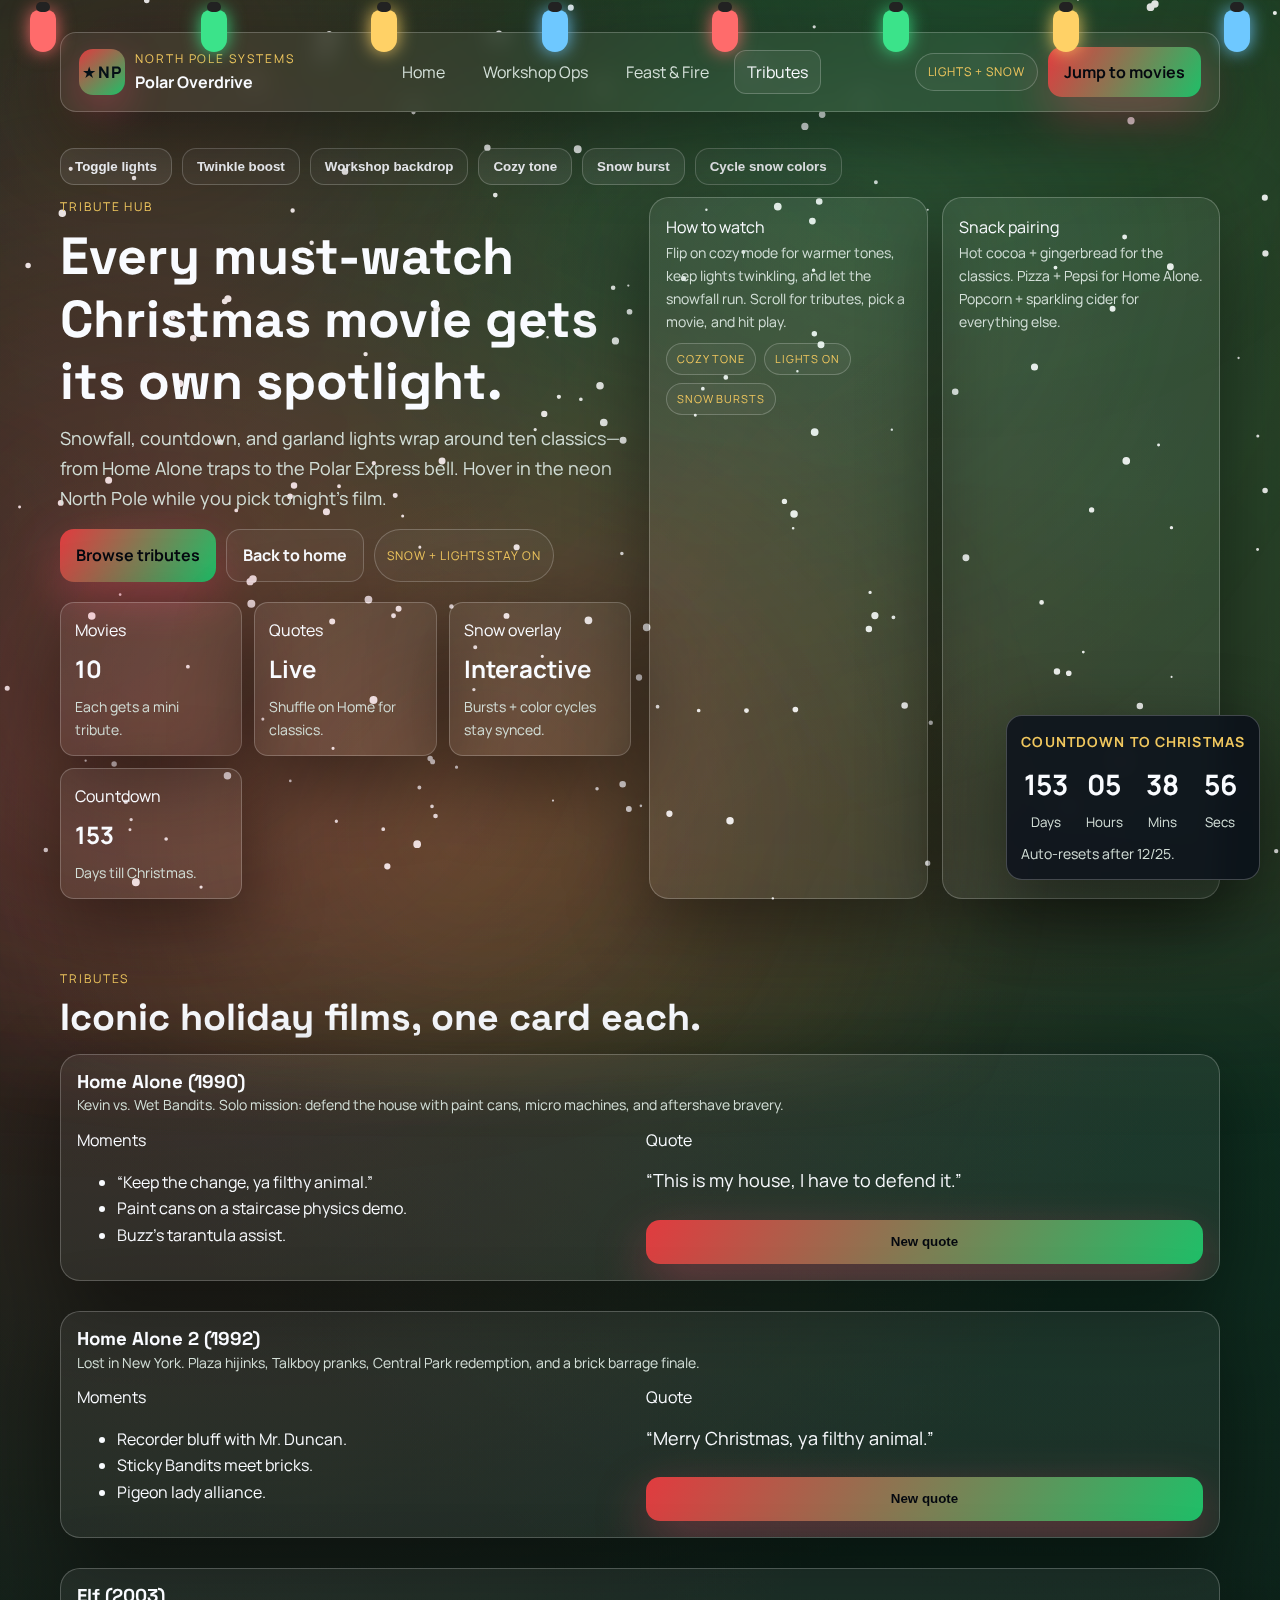
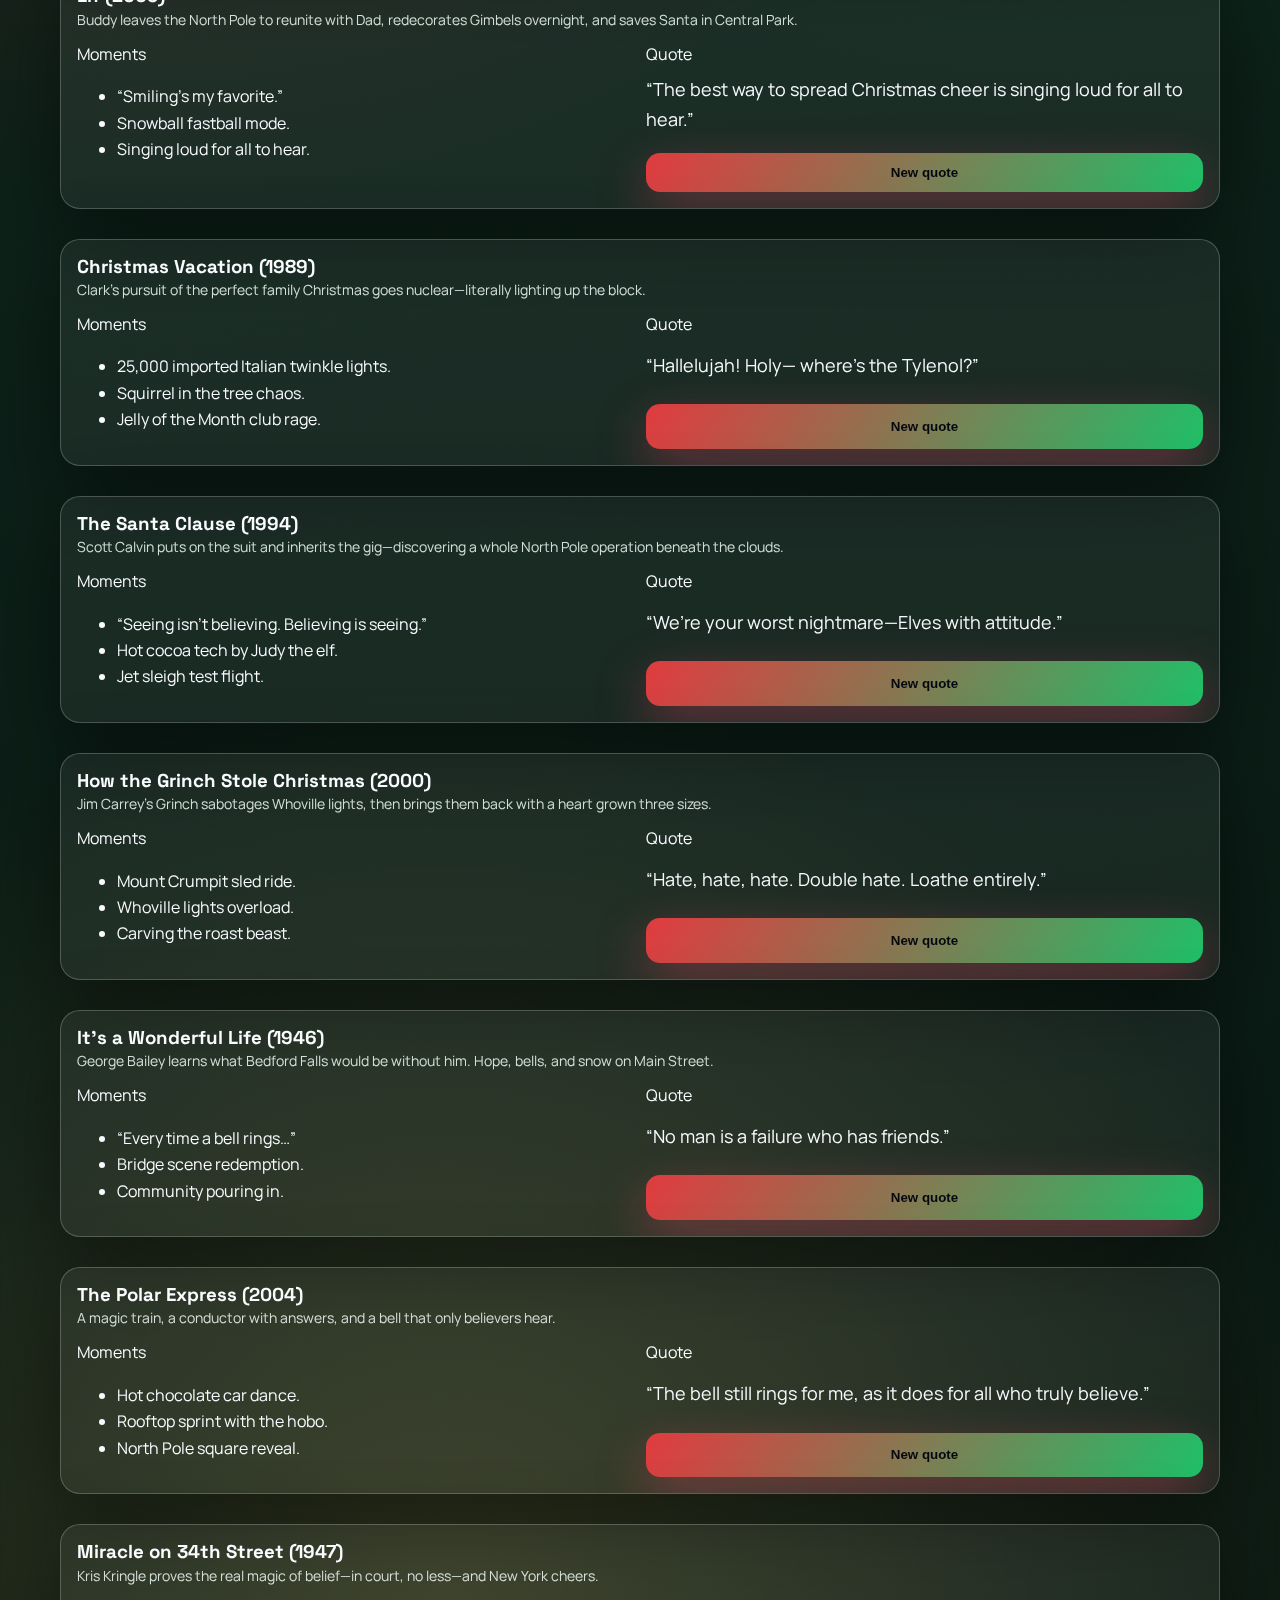
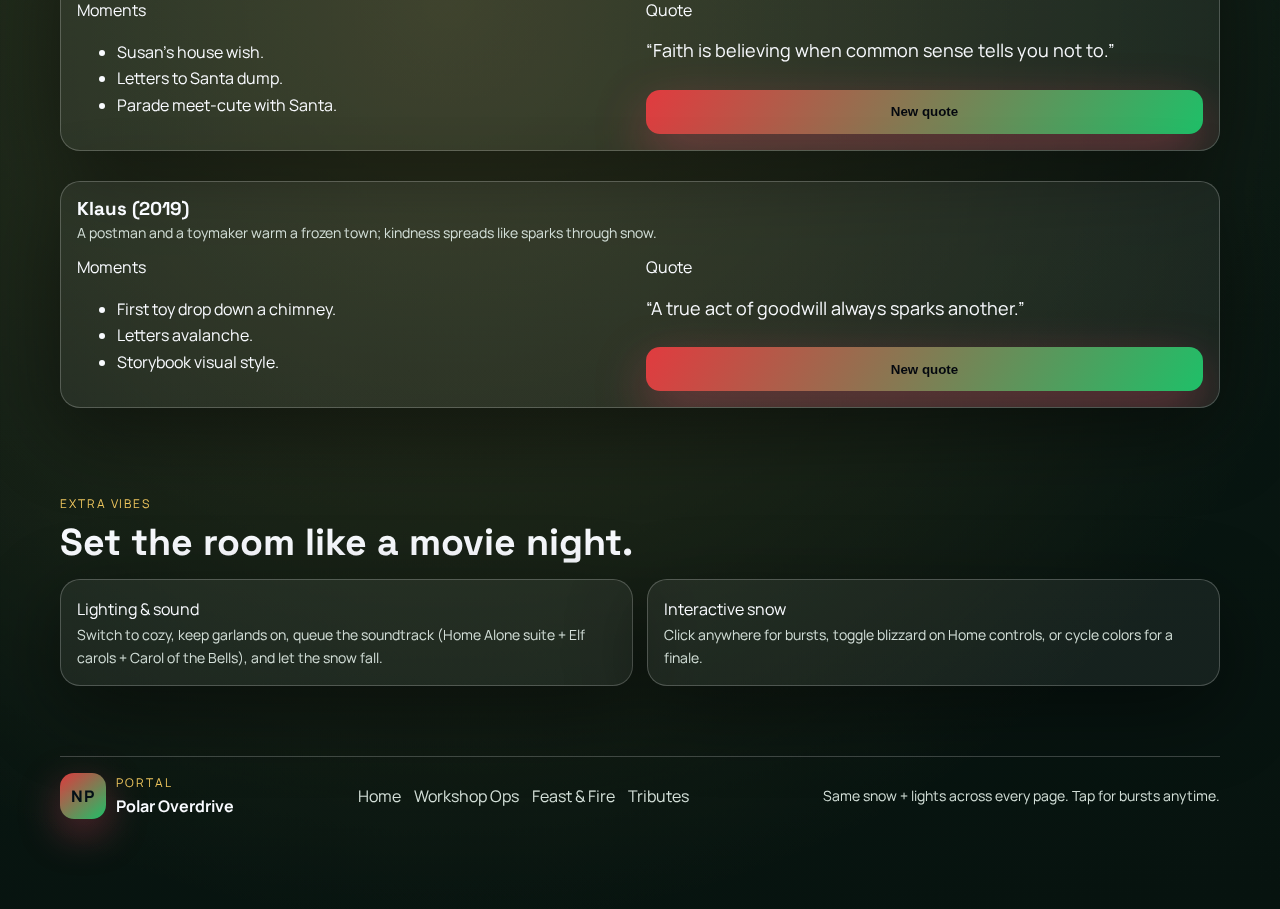
<file: tributes.html>
<!DOCTYPE html>
<html lang="en">
<head>
  <meta charset="UTF-8" />
  <meta name="viewport" content="width=device-width, initial-scale=1.0" />
  <title>Movie Tributes | Polar Overdrive</title>
  <meta name="description" content="Dedicated tribute page for the greatest Christmas movies with snow, lights, and countdown." />
  <link rel="preconnect" href="https://fonts.googleapis.com" />
  <link rel="preconnect" href="https://fonts.gstatic.com" crossorigin />
  <link href="https://fonts.googleapis.com/css2?family=Space+Grotesk:wght@500;600;700&family=Manrope:wght@400;600;700&display=swap" rel="stylesheet" />
  <link rel="stylesheet" href="style.css" />
</head>
<body>
  <div class="background-aurora"></div>
  <div class="aura"></div>
  <div class="workshop-bg" id="workshop-bg"></div>
  <canvas id="snow"></canvas>
  <div class="garland" id="garland" aria-hidden="true">
    <div class="light red"></div>
    <div class="light green"></div>
    <div class="light gold"></div>
    <div class="light blue"></div>
    <div class="light red"></div>
    <div class="light green"></div>
    <div class="light gold"></div>
    <div class="light blue"></div>
  </div>
  <div class="floating-countdown" aria-live="polite">
    <h4>Countdown to Christmas</h4>
    <div class="countdown-grid">
      <div><span class="countdown-days">--</span><small>Days</small></div>
      <div><span class="countdown-hours">--</span><small>Hours</small></div>
      <div><span class="countdown-minutes">--</span><small>Mins</small></div>
      <div><span class="countdown-seconds">--</span><small>Secs</small></div>
    </div>
    <p class="note countdown-note">Auto-resets after 12/25.</p>
  </div>
  <div class="page">
    <header class="nav">
      <div class="brand">
        <div class="brand-mark">★NP</div>
        <div>
          <p class="eyebrow">north pole systems</p>
          <p class="brand-title">Polar Overdrive</p>
        </div>
      </div>
      <nav class="nav-links">
        <a href="index.html">Home</a>
        <a href="workshop.html">Workshop Ops</a>
        <a href="feast.html">Feast & Fire</a>
        <a href="tributes.html" class="active">Tributes</a>
      </nav>
      <div class="nav-actions">
        <span class="pill">Lights + Snow</span>
        <a class="btn primary" href="#movies">Jump to movies</a>
      </div>
    </header>
    <div class="decor-controls">
      <button class="btn" id="lights-btn">Toggle lights</button>
      <button class="btn ghost" id="twinkle-btn">Twinkle boost</button>
      <button class="btn ghost" id="workshop-btn">Workshop backdrop</button>
      <button class="btn" id="cozy-btn">Cozy tone</button>
      <button class="btn" id="burst-btn">Snow burst</button>
      <button class="btn ghost" id="color-btn">Cycle snow colors</button>
    </div>

    <section class="hero" id="top">
      <div class="glow"></div>
      <div class="hero-text">
        <p class="eyebrow">Tribute hub</p>
        <h1>Every must-watch Christmas movie gets its own spotlight.</h1>
        <p class="lede">Snowfall, countdown, and garland lights wrap around ten classics—from Home Alone traps to the Polar Express bell. Hover in the neon North Pole while you pick tonight’s film.</p>
        <div class="cta-row">
          <a class="btn primary" href="#movies">Browse tributes</a>
          <a class="btn ghost" href="index.html">Back to home</a>
          <span class="pill">Snow + lights stay on</span>
        </div>
        <div class="hero-grid">
          <div class="stat-card">
            <p class="label">Movies</p>
            <strong>10</strong>
            <p class="note">Each gets a mini tribute.</p>
          </div>
          <div class="stat-card">
            <p class="label">Quotes</p>
            <strong>Live</strong>
            <p class="note">Shuffle on Home for classics.</p>
          </div>
          <div class="stat-card">
            <p class="label">Snow overlay</p>
            <strong>Interactive</strong>
            <p class="note">Bursts + color cycles stay synced.</p>
          </div>
          <div class="stat-card">
            <p class="label">Countdown</p>
            <strong class="countdown-days">--</strong>
            <p class="note">Days till Christmas.</p>
          </div>
        </div>
      </div>
      <div class="panels" id="movies">
        <div class="panel list-card">
          <p class="label">How to watch</p>
          <p class="note">Flip on cozy mode for warmer tones, keep lights twinkling, and let the snowfall run. Scroll for tributes, pick a movie, and hit play.</p>
          <div class="pill-row">
            <span class="pill small">Cozy tone</span>
            <span class="pill small">Lights on</span>
            <span class="pill small">Snow bursts</span>
          </div>
        </div>
        <div class="panel list-card">
          <p class="label">Snack pairing</p>
          <p class="note">Hot cocoa + gingerbread for the classics. Pizza + Pepsi for Home Alone. Popcorn + sparkling cider for everything else.</p>
        </div>
      </div>
    </section>

    <section class="section">
      <div class="section-header">
        <p class="eyebrow">Tributes</p>
        <h2>Iconic holiday films, one card each.</h2>
      </div>
      <div class="tribute-list">
        <div class="tribute-row">
          <div class="panel tribute-single">
            <h3>Home Alone (1990)</h3>
            <p class="note">Kevin vs. Wet Bandits. Solo mission: defend the house with paint cans, micro machines, and aftershave bravery.</p>
            <div class="meta">
              <div>
                <p class="label">Moments</p>
                <ul>
                  <li>“Keep the change, ya filthy animal.”</li>
                  <li>Paint cans on a staircase physics demo.</li>
                  <li>Buzz’s tarantula assist.</li>
                </ul>
              </div>
              <div class="quote-block">
                <p class="label">Quote</p>
                <p class="tribute-quote" data-quote="homealone">“This is my house, I have to defend it.”</p>
                <button class="btn primary tribute-quote-btn" data-movie="homealone">New quote</button>
              </div>
            </div>
          </div>
        </div>
        <div class="tribute-row">
          <div class="panel tribute-single">
            <h3>Home Alone 2 (1992)</h3>
            <p class="note">Lost in New York. Plaza hijinks, Talkboy pranks, Central Park redemption, and a brick barrage finale.</p>
            <div class="meta">
              <div>
                <p class="label">Moments</p>
                <ul>
                  <li>Recorder bluff with Mr. Duncan.</li>
                  <li>Sticky Bandits meet bricks.</li>
                  <li>Pigeon lady alliance.</li>
                </ul>
              </div>
              <div class="quote-block">
                <p class="label">Quote</p>
                <p class="tribute-quote" data-quote="homealone2">“Merry Christmas, ya filthy animal.”</p>
                <button class="btn primary tribute-quote-btn" data-movie="homealone2">New quote</button>
              </div>
            </div>
          </div>
        </div>
        <div class="tribute-row">
          <div class="panel tribute-single">
            <h3>Elf (2003)</h3>
            <p class="note">Buddy leaves the North Pole to reunite with Dad, redecorates Gimbels overnight, and saves Santa in Central Park.</p>
            <div class="meta">
              <div>
                <p class="label">Moments</p>
                <ul>
                  <li>“Smiling’s my favorite.”</li>
                  <li>Snowball fastball mode.</li>
                  <li>Singing loud for all to hear.</li>
                </ul>
              </div>
              <div class="quote-block">
                <p class="label">Quote</p>
                <p class="tribute-quote" data-quote="elf">“The best way to spread Christmas cheer is singing loud for all to hear.”</p>
                <button class="btn primary tribute-quote-btn" data-movie="elf">New quote</button>
              </div>
            </div>
          </div>
        </div>
        <div class="tribute-row">
          <div class="panel tribute-single">
            <h3>Christmas Vacation (1989)</h3>
            <p class="note">Clark’s pursuit of the perfect family Christmas goes nuclear—literally lighting up the block.</p>
            <div class="meta">
              <div>
                <p class="label">Moments</p>
                <ul>
                  <li>25,000 imported Italian twinkle lights.</li>
                  <li>Squirrel in the tree chaos.</li>
                  <li>Jelly of the Month club rage.</li>
                </ul>
              </div>
              <div class="quote-block">
                <p class="label">Quote</p>
                <p class="tribute-quote" data-quote="vacation">“Hallelujah! Holy— where’s the Tylenol?”</p>
                <button class="btn primary tribute-quote-btn" data-movie="vacation">New quote</button>
              </div>
            </div>
          </div>
        </div>
        <div class="tribute-row">
          <div class="panel tribute-single">
            <h3>The Santa Clause (1994)</h3>
            <p class="note">Scott Calvin puts on the suit and inherits the gig—discovering a whole North Pole operation beneath the clouds.</p>
            <div class="meta">
              <div>
                <p class="label">Moments</p>
                <ul>
                  <li>“Seeing isn’t believing. Believing is seeing.”</li>
                  <li>Hot cocoa tech by Judy the elf.</li>
                  <li>Jet sleigh test flight.</li>
                </ul>
              </div>
              <div class="quote-block">
                <p class="label">Quote</p>
                <p class="tribute-quote" data-quote="santaclause">“We’re your worst nightmare—Elves with attitude.”</p>
                <button class="btn primary tribute-quote-btn" data-movie="santaclause">New quote</button>
              </div>
            </div>
          </div>
        </div>
        <div class="tribute-row">
          <div class="panel tribute-single">
            <h3>How the Grinch Stole Christmas (2000)</h3>
            <p class="note">Jim Carrey’s Grinch sabotages Whoville lights, then brings them back with a heart grown three sizes.</p>
            <div class="meta">
              <div>
                <p class="label">Moments</p>
                <ul>
                  <li>Mount Crumpit sled ride.</li>
                  <li>Whoville lights overload.</li>
                  <li>Carving the roast beast.</li>
                </ul>
              </div>
              <div class="quote-block">
                <p class="label">Quote</p>
                <p class="tribute-quote" data-quote="grinch">“Hate, hate, hate. Double hate. Loathe entirely.”</p>
                <button class="btn primary tribute-quote-btn" data-movie="grinch">New quote</button>
              </div>
            </div>
          </div>
        </div>
        <div class="tribute-row">
          <div class="panel tribute-single">
            <h3>It’s a Wonderful Life (1946)</h3>
            <p class="note">George Bailey learns what Bedford Falls would be without him. Hope, bells, and snow on Main Street.</p>
            <div class="meta">
              <div>
                <p class="label">Moments</p>
                <ul>
                  <li>“Every time a bell rings…”</li>
                  <li>Bridge scene redemption.</li>
                  <li>Community pouring in.</li>
                </ul>
              </div>
              <div class="quote-block">
                <p class="label">Quote</p>
                <p class="tribute-quote" data-quote="wonderful">“No man is a failure who has friends.”</p>
                <button class="btn primary tribute-quote-btn" data-movie="wonderful">New quote</button>
              </div>
            </div>
          </div>
        </div>
        <div class="tribute-row">
          <div class="panel tribute-single">
            <h3>The Polar Express (2004)</h3>
            <p class="note">A magic train, a conductor with answers, and a bell that only believers hear.</p>
            <div class="meta">
              <div>
                <p class="label">Moments</p>
                <ul>
                  <li>Hot chocolate car dance.</li>
                  <li>Rooftop sprint with the hobo.</li>
                  <li>North Pole square reveal.</li>
                </ul>
              </div>
              <div class="quote-block">
                <p class="label">Quote</p>
                <p class="tribute-quote" data-quote="polar">“The bell still rings for me, as it does for all who truly believe.”</p>
                <button class="btn primary tribute-quote-btn" data-movie="polar">New quote</button>
              </div>
            </div>
          </div>
        </div>
        <div class="tribute-row">
          <div class="panel tribute-single">
            <h3>Miracle on 34th Street (1947)</h3>
            <p class="note">Kris Kringle proves the real magic of belief—in court, no less—and New York cheers.</p>
            <div class="meta">
              <div>
                <p class="label">Moments</p>
                <ul>
                  <li>Susan’s house wish.</li>
                  <li>Letters to Santa dump.</li>
                  <li>Parade meet-cute with Santa.</li>
                </ul>
              </div>
              <div class="quote-block">
                <p class="label">Quote</p>
                <p class="tribute-quote" data-quote="miracle">“Faith is believing when common sense tells you not to.”</p>
                <button class="btn primary tribute-quote-btn" data-movie="miracle">New quote</button>
              </div>
            </div>
          </div>
        </div>
        <div class="tribute-row">
          <div class="panel tribute-single">
            <h3>Klaus (2019)</h3>
            <p class="note">A postman and a toymaker warm a frozen town; kindness spreads like sparks through snow.</p>
            <div class="meta">
              <div>
                <p class="label">Moments</p>
                <ul>
                  <li>First toy drop down a chimney.</li>
                  <li>Letters avalanche.</li>
                  <li>Storybook visual style.</li>
                </ul>
              </div>
              <div class="quote-block">
                <p class="label">Quote</p>
                <p class="tribute-quote" data-quote="klaus">“A true act of goodwill always sparks another.”</p>
                <button class="btn primary tribute-quote-btn" data-movie="klaus">New quote</button>
              </div>
            </div>
          </div>
        </div>
      </div>
    </section>

    <section class="section">
      <div class="section-header">
        <p class="eyebrow">Extra vibes</p>
        <h2>Set the room like a movie night.</h2>
      </div>
      <div class="grid-two">
        <div class="panel">
          <p class="label">Lighting & sound</p>
          <p class="note">Switch to cozy, keep garlands on, queue the soundtrack (Home Alone suite + Elf carols + Carol of the Bells), and let the snow fall.</p>
        </div>
        <div class="panel">
          <p class="label">Interactive snow</p>
          <p class="note">Click anywhere for bursts, toggle blizzard on Home controls, or cycle colors for a finale.</p>
        </div>
      </div>
    </section>

    <footer class="footer">
      <div class="brand">
        <div class="brand-mark">NP</div>
        <div>
          <p class="eyebrow">portal</p>
          <p class="brand-title">Polar Overdrive</p>
        </div>
      </div>
      <div class="footer-links">
        <a href="index.html">Home</a>
        <a href="workshop.html">Workshop Ops</a>
        <a href="feast.html">Feast & Fire</a>
        <a href="tributes.html" class="active">Tributes</a>
      </div>
      <p class="note">Same snow + lights across every page. Tap for bursts anytime.</p>
    </footer>
  </div>

  <script src="snow.js" defer></script>
</body>
</html>
</file>
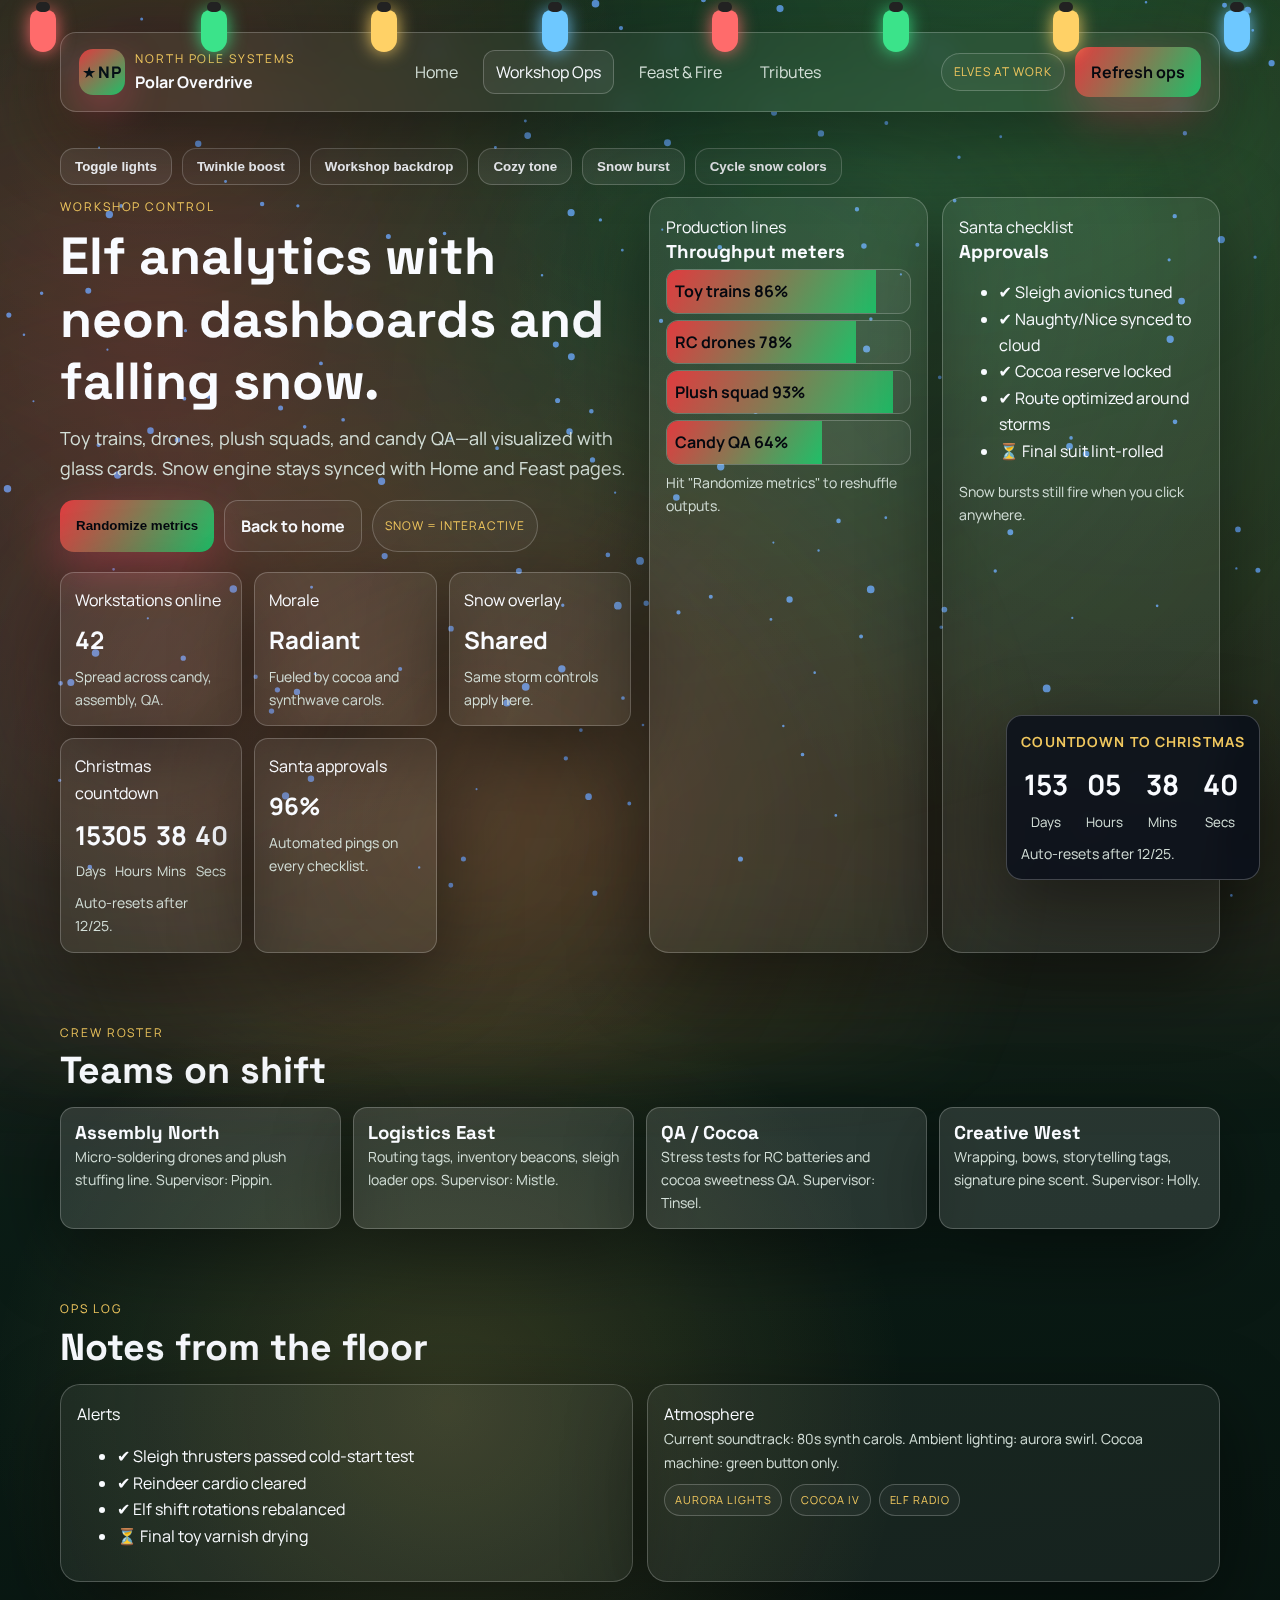
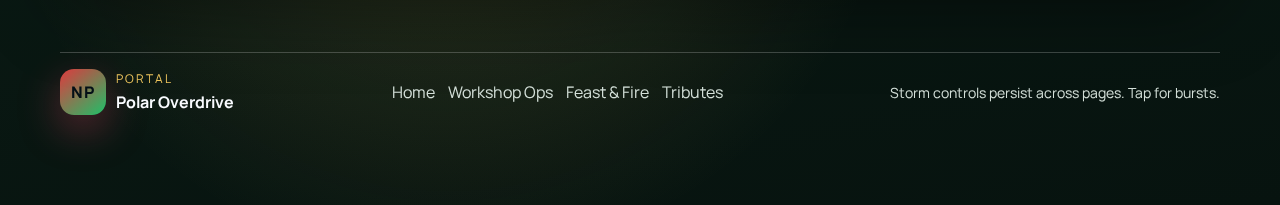
<file: workshop.html>
<!DOCTYPE html>
<html lang="en">
<head>
  <meta charset="UTF-8" />
  <meta name="viewport" content="width=device-width, initial-scale=1.0" />
  <title>Workshop Ops | Polar Overdrive</title>
  <meta name="description" content="Elf analytics, production meters, and Santa approvals with shared interactive snow." />
  <link rel="preconnect" href="https://fonts.googleapis.com" />
  <link rel="preconnect" href="https://fonts.gstatic.com" crossorigin />
  <link href="https://fonts.googleapis.com/css2?family=Space+Grotesk:wght@500;600;700&family=Manrope:wght@400;600;700&display=swap" rel="stylesheet" />
  <link rel="stylesheet" href="style.css" />
</head>
<body>
  <div class="background-aurora"></div>
  <div class="aura"></div>
  <div class="workshop-bg" id="workshop-bg"></div>
  <canvas id="snow"></canvas>
  <div class="garland" id="garland" aria-hidden="true">
    <div class="light red"></div>
    <div class="light green"></div>
    <div class="light gold"></div>
    <div class="light blue"></div>
    <div class="light red"></div>
    <div class="light green"></div>
    <div class="light gold"></div>
    <div class="light blue"></div>
  </div>
  <div class="floating-countdown" aria-live="polite">
    <h4>Countdown to Christmas</h4>
    <div class="countdown-grid">
      <div><span class="countdown-days">--</span><small>Days</small></div>
      <div><span class="countdown-hours">--</span><small>Hours</small></div>
      <div><span class="countdown-minutes">--</span><small>Mins</small></div>
      <div><span class="countdown-seconds">--</span><small>Secs</small></div>
    </div>
    <p class="note countdown-note">Auto-resets after 12/25.</p>
  </div>
  <div class="page">
    <header class="nav">
      <div class="brand">
        <div class="brand-mark">★NP</div>
        <div>
          <p class="eyebrow">north pole systems</p>
          <p class="brand-title">Polar Overdrive</p>
        </div>
      </div>
      <nav class="nav-links">
        <a href="index.html">Home</a>
        <a href="workshop.html" class="active">Workshop Ops</a>
        <a href="feast.html">Feast & Fire</a>
        <a href="tributes.html">Tributes</a>
      </nav>
      <div class="nav-actions">
        <span class="pill">Elves at work</span>
        <a class="btn primary" href="#lines">Refresh ops</a>
      </div>
    </header>
    <div class="decor-controls">
      <button class="btn" id="lights-btn">Toggle lights</button>
      <button class="btn ghost" id="twinkle-btn">Twinkle boost</button>
      <button class="btn ghost" id="workshop-btn">Workshop backdrop</button>
      <button class="btn" id="cozy-btn">Cozy tone</button>
      <button class="btn" id="burst-btn">Snow burst</button>
      <button class="btn ghost" id="color-btn">Cycle snow colors</button>
    </div>

    <section class="hero" id="top">
      <div class="glow"></div>
      <div class="hero-text">
        <p class="eyebrow">Workshop control</p>
        <h1>Elf analytics with neon dashboards and falling snow.</h1>
        <p class="lede">Toy trains, drones, plush squads, and candy QA—all visualized with glass cards. Snow engine stays synced with Home and Feast pages.</p>
        <div class="cta-row">
          <button class="btn primary" id="ops-refresh">Randomize metrics</button>
          <a class="btn ghost" href="index.html">Back to home</a>
          <span class="pill">Snow = interactive</span>
        </div>
        <div class="hero-grid">
          <div class="stat-card">
            <p class="label">Workstations online</p>
            <strong>42</strong>
            <p class="note">Spread across candy, assembly, QA.</p>
          </div>
          <div class="stat-card">
            <p class="label">Morale</p>
            <strong>Radiant</strong>
            <p class="note">Fueled by cocoa and synthwave carols.</p>
          </div>
          <div class="stat-card">
            <p class="label">Snow overlay</p>
            <strong>Shared</strong>
            <p class="note">Same storm controls apply here.</p>
          </div>
          <div class="stat-card">
            <p class="label">Christmas countdown</p>
            <div class="countdown-grid">
              <div><span class="countdown-days">--</span><small>Days</small></div>
              <div><span class="countdown-hours">--</span><small>Hours</small></div>
              <div><span class="countdown-minutes">--</span><small>Mins</small></div>
              <div><span class="countdown-seconds">--</span><small>Secs</small></div>
            </div>
            <p class="note countdown-note">Auto-resets after 12/25.</p>
          </div>
          <div class="stat-card">
            <p class="label">Santa approvals</p>
            <strong>96%</strong>
            <p class="note">Automated pings on every checklist.</p>
          </div>
        </div>
      </div>
      <div class="panels">
        <div class="panel" id="lines">
          <p class="label">Production lines</p>
          <h3>Throughput meters</h3>
          <div class="meter" data-meter><span style="width: 86%;">Toy trains 86%</span></div>
          <div class="meter" data-meter><span style="width: 78%;">RC drones 78%</span></div>
          <div class="meter" data-meter><span style="width: 93%;">Plush squad 93%</span></div>
          <div class="meter" data-meter><span style="width: 64%;">Candy QA 64%</span></div>
          <p class="note">Hit "Randomize metrics" to reshuffle outputs.</p>
        </div>
        <div class="panel">
          <p class="label">Santa checklist</p>
          <h3>Approvals</h3>
          <ul class="checklist">
            <li>✔ Sleigh avionics tuned</li>
            <li>✔ Naughty/Nice synced to cloud</li>
            <li>✔ Cocoa reserve locked</li>
            <li>✔ Route optimized around storms</li>
            <li>⏳ Final suit lint-rolled</li>
          </ul>
          <p class="note">Snow bursts still fire when you click anywhere.</p>
        </div>
      </div>
    </section>

    <section class="section">
      <div class="section-header">
        <p class="eyebrow">Crew roster</p>
        <h2>Teams on shift</h2>
      </div>
      <div class="feature-grid">
        <div class="feature-card">
          <h3>Assembly North</h3>
          <p class="note">Micro-soldering drones and plush stuffing line. Supervisor: Pippin.</p>
        </div>
        <div class="feature-card">
          <h3>Logistics East</h3>
          <p class="note">Routing tags, inventory beacons, sleigh loader ops. Supervisor: Mistle.</p>
        </div>
        <div class="feature-card">
          <h3>QA / Cocoa</h3>
          <p class="note">Stress tests for RC batteries and cocoa sweetness QA. Supervisor: Tinsel.</p>
        </div>
        <div class="feature-card">
          <h3>Creative West</h3>
          <p class="note">Wrapping, bows, storytelling tags, signature pine scent. Supervisor: Holly.</p>
        </div>
      </div>
    </section>

    <section class="section">
      <div class="section-header">
        <p class="eyebrow">Ops log</p>
        <h2>Notes from the floor</h2>
      </div>
      <div class="grid-two">
        <div class="panel">
          <p class="label">Alerts</p>
          <ul class="checklist">
            <li>✔ Sleigh thrusters passed cold-start test</li>
            <li>✔ Reindeer cardio cleared</li>
            <li>✔ Elf shift rotations rebalanced</li>
            <li>⏳ Final toy varnish drying</li>
          </ul>
        </div>
        <div class="panel">
          <p class="label">Atmosphere</p>
          <p class="note">Current soundtrack: 80s synth carols. Ambient lighting: aurora swirl. Cocoa machine: green button only.</p>
          <div class="pill-row">
            <span class="pill small">Aurora lights</span>
            <span class="pill small">Cocoa IV</span>
            <span class="pill small">Elf radio</span>
          </div>
        </div>
      </div>
    </section>

    <footer class="footer">
      <div class="brand">
        <div class="brand-mark">NP</div>
        <div>
          <p class="eyebrow">portal</p>
          <p class="brand-title">Polar Overdrive</p>
        </div>
      </div>
      <div class="footer-links">
        <a href="index.html">Home</a>
        <a href="workshop.html">Workshop Ops</a>
        <a href="feast.html">Feast & Fire</a>
        <a href="tributes.html">Tributes</a>
      </div>
      <p class="note">Storm controls persist across pages. Tap for bursts.</p>
    </footer>
  </div>
  <script src="snow.js" defer></script>
</body>
</html>
</file>
<file: style.css>
:root {
  --bg: #0b1a14;
  --bg-2: #10281f;
  --surface: rgba(255, 255, 255, 0.06);
  --surface-strong: rgba(255, 255, 255, 0.12);
  --text: #f9fbff;
  --muted: #d4e0d9;
  --accent: #e13b3f; /* candy red */
  --accent-2: #1fbf68; /* holly green */
  --accent-3: #f0c75e; /* gold ribbons */
  --gold: #f0c75e;
  --outline: rgba(255, 255, 255, 0.22);
  --shadow: 0 24px 80px rgba(0, 0, 0, 0.45);
  --radius: 20px;
  --gap: 18px;
}

* {
  box-sizing: border-box;
}

body {
  margin: 0;
  min-height: 100vh;
  font-family: "Manrope", "Inter", system-ui, -apple-system, sans-serif;
  background: radial-gradient(circle at 12% 18%, rgba(225, 59, 63, 0.22), transparent 30%),
    radial-gradient(circle at 88% 12%, rgba(31, 191, 104, 0.18), transparent 32%),
    radial-gradient(circle at 35% 78%, rgba(240, 199, 94, 0.18), transparent 28%),
    linear-gradient(170deg, var(--bg) 0%, #0d2119 40%, #07130f 100%);
  color: var(--text);
  line-height: 1.65;
  overflow-x: hidden;
}

body.cozy {
  background: radial-gradient(circle at 15% 20%, rgba(240, 199, 94, 0.22), transparent 32%),
    radial-gradient(circle at 80% 15%, rgba(225, 59, 63, 0.18), transparent 30%),
    linear-gradient(160deg, #0f241b 0%, #0d1b15 100%);
}

body.lights-off .garland { opacity: 0; }
body.lights-on .garland { opacity: 1; }
body.lights-twinkle .garland { animation: pulse 1.2s ease-in-out infinite alternate; }
body.workshop-on .workshop-bg { opacity: 1; }

@keyframes pulse {
  0% { filter: brightness(0.9); }
  100% { filter: brightness(1.2); }
}

.page {
  position: relative;
  z-index: 2;
  max-width: 1200px;
  margin: 0 auto;
  padding: 32px 20px 90px;
}

#snow {
  position: fixed;
  inset: 0;
  width: 100vw;
  height: 100vh;
  pointer-events: none;
  z-index: 1;
}

.garland {
  position: fixed;
  inset: 0;
  height: 120px;
  pointer-events: none;
  z-index: 5;
  display: flex;
  justify-content: space-between;
  align-items: flex-start;
  padding: 10px 30px;
}

.garland.off { opacity: 0; transition: opacity 0.4s ease; }

.light {
  width: 26px;
  height: 42px;
  border-radius: 12px 12px 18px 18px;
  background: #fff;
  box-shadow: 0 0 18px rgba(255, 255, 255, 0.6);
  transform-origin: top center;
  animation: sway 2s ease-in-out infinite alternate;
  position: relative;
}

.light::before {
  content: "";
  position: absolute;
  top: -8px;
  left: 50%;
  width: 14px;
  height: 10px;
  border-radius: 6px;
  transform: translateX(-50%);
  background: #222;
}

.light.red { background: #ff6b6b; box-shadow: 0 0 18px rgba(255, 107, 107, 0.9); }
.light.green { background: #3be38a; box-shadow: 0 0 18px rgba(59, 227, 138, 0.9); }
.light.gold { background: #ffd166; box-shadow: 0 0 18px rgba(255, 209, 102, 0.9); }
.light.blue { background: #6ec8ff; box-shadow: 0 0 18px rgba(110, 200, 255, 0.9); }

.garland.twinkle .light { animation-duration: 0.7s; }

@keyframes sway {
  0% { transform: rotate(-6deg); }
  100% { transform: rotate(6deg); }
}

body.lights-twinkle .garland .light {
  animation-duration: 0.6s;
  filter: brightness(1.2);
}

.workshop-bg {
  position: fixed;
  inset: 0;
  background: repeating-linear-gradient(120deg, rgba(255, 255, 255, 0.02), rgba(255, 255, 255, 0.02) 12px, rgba(225, 59, 63, 0.06) 12px, rgba(31, 191, 104, 0.06) 24px),
    radial-gradient(circle at 20% 40%, rgba(225, 59, 63, 0.12), transparent 40%),
    radial-gradient(circle at 70% 20%, rgba(31, 191, 104, 0.1), transparent 35%),
    linear-gradient(180deg, rgba(0, 0, 0, 0.35), rgba(0, 0, 0, 0.65));
  opacity: 0;
  transition: opacity 0.4s ease;
  z-index: 1;
  pointer-events: none;
  backdrop-filter: blur(4px);
}

.workshop-bg.active { opacity: 1; }

.background-aurora {
  position: fixed;
  inset: -20vh;
  background: radial-gradient(circle at 20% 20%, rgba(225, 59, 63, 0.16), transparent 30%),
    radial-gradient(circle at 70% 10%, rgba(31, 191, 104, 0.12), transparent 30%),
    radial-gradient(circle at 40% 80%, rgba(240, 199, 94, 0.18), transparent 40%);
  filter: blur(30px) saturate(1.1);
  z-index: 0;
  pointer-events: none;
}

.aura {
  position: fixed;
  inset: -10%;
  z-index: 0;
  background: conic-gradient(from 180deg, rgba(225, 59, 63, 0.14), rgba(31, 191, 104, 0.12), rgba(240, 199, 94, 0.12), rgba(225, 59, 63, 0.14));
  filter: blur(90px) saturate(1.08);
  opacity: 0.9;
  animation: auraflow 14s linear infinite;
  pointer-events: none;
}

@keyframes auraflow {
  0% { transform: rotate(0deg) scale(1.02); }
  100% { transform: rotate(360deg) scale(1.02); }
}

a {
  color: inherit;
  text-decoration: none;
}

h1, h2, h3 {
  font-family: "Space Grotesk", "Manrope", sans-serif;
  margin: 0;
  line-height: 1.2;
}

p { margin: 0; }

.eyebrow {
  font-size: 12px;
  letter-spacing: 0.16em;
  text-transform: uppercase;
  color: var(--gold);
}

.lede { font-size: 18px; color: var(--muted); }

.nav {
  display: flex;
  align-items: center;
  justify-content: space-between;
  gap: 14px;
  padding: 14px 18px;
  margin-bottom: 36px;
  border-radius: 16px;
  border: 1px solid var(--outline);
  background: rgba(255, 255, 255, 0.04);
  box-shadow: var(--shadow);
  backdrop-filter: blur(12px);
}

.brand {
  display: flex;
  gap: 10px;
  align-items: center;
}

.brand-mark {
  width: 46px;
  height: 46px;
  border-radius: 14px;
  display: grid;
  place-items: center;
  background: linear-gradient(140deg, var(--accent), var(--accent-2));
  box-shadow: 0 14px 40px rgba(255, 73, 109, 0.35);
  font-weight: 800;
  letter-spacing: 0.08em;
  color: #041017;
}

.brand-title { font-weight: 700; font-size: 16px; }

.nav-links {
  display: flex;
  gap: 12px;
  flex-wrap: wrap;
  align-items: center;
}

.nav-links a {
  padding: 8px 12px;
  border-radius: 12px;
  color: var(--muted);
  border: 1px solid transparent;
  transition: 0.25s ease;
}

.nav-links a.active,
.nav-links a:hover {
  color: var(--text);
  border-color: var(--outline);
  background: rgba(255, 255, 255, 0.06);
}

.nav-actions { display: flex; gap: 10px; align-items: center; flex-wrap: wrap; }

.decor-controls {
  display: flex;
  flex-wrap: wrap;
  gap: 10px;
  margin-bottom: 12px;
  align-items: center;
}

.decor-controls .btn { padding: 10px 14px; }

.btn {
  display: inline-flex;
  align-items: center;
  justify-content: center;
  gap: 10px;
  padding: 12px 16px;
  border-radius: 14px;
  border: 1px solid var(--outline);
  background: rgba(255, 255, 255, 0.08);
  color: var(--text);
  font-weight: 700;
  cursor: pointer;
  transition: transform 0.2s ease, box-shadow 0.2s ease, opacity 0.2s ease;
}

.btn.primary {
  background: linear-gradient(120deg, var(--accent), var(--accent-2));
  color: #04080f;
  border: none;
  box-shadow: 0 18px 50px rgba(255, 73, 109, 0.35);
}

.btn.ghost { background: rgba(255, 255, 255, 0.04); }

.btn:hover { transform: translateY(-2px); opacity: 0.96; }

.btn.primary:hover { box-shadow: 0 20px 60px rgba(108, 243, 197, 0.35); }

.btn.full { width: 100%; }

.pill {
  display: inline-flex;
  align-items: center;
  padding: 8px 12px;
  border-radius: 999px;
  border: 1px solid var(--outline);
  background: rgba(255, 255, 255, 0.04);
  color: var(--gold);
  font-size: 12px;
  letter-spacing: 0.08em;
  text-transform: uppercase;
}

.hero {
  display: grid;
  grid-template-columns: repeat(auto-fit, minmax(320px, 1fr));
  gap: 18px;
  align-items: stretch;
  position: relative;
}

.hero .glow {
  position: absolute;
  inset: -20%;
  background: radial-gradient(circle at 60% 20%, rgba(108, 243, 197, 0.1), transparent 40%),
    radial-gradient(circle at 20% 60%, rgba(255, 73, 109, 0.15), transparent 45%);
  filter: blur(80px);
  z-index: -1;
}

.hero-text h1 { font-size: clamp(32px, 3vw + 14px, 52px); margin: 8px 0 12px; }

.cta-row { display: flex; flex-wrap: wrap; gap: 10px; margin: 16px 0 20px; }

.hero-grid {
  display: grid;
  grid-template-columns: repeat(auto-fit, minmax(170px, 1fr));
  gap: 12px;
}

.stat-card {
  padding: 14px;
  border-radius: 14px;
  border: 1px solid var(--outline);
  background: var(--surface);
  box-shadow: var(--shadow);
}

.stat-card strong { display: block; font-size: 24px; margin: 6px 0; }

.section { margin-top: 70px; }

.section-header { margin-bottom: 14px; }

.section-header h2 { font-size: clamp(26px, 2vw + 12px, 38px); margin: 6px 0 8px; }

.panels { display: grid; grid-template-columns: repeat(auto-fit, minmax(260px, 1fr)); gap: 14px; }

.panel {
  position: relative;
  padding: 16px;
  border-radius: var(--radius);
  border: 1px solid var(--outline);
  background: var(--surface);
  box-shadow: var(--shadow);
  overflow: hidden;
}

.panel strong { color: var(--gold); }

.tribute-row {
  display: grid;
  grid-template-columns: 1fr;
  gap: 12px;
  margin-bottom: 16px;
}

.tribute-list {
  display: grid;
  gap: 14px;
}

.tribute-single .meta {
  display: grid;
  grid-template-columns: 1fr 1fr;
  gap: 12px;
  margin-top: 10px;
}

.tribute-quote {
  font-size: 18px;
  color: var(--text);
}

.tribute-quote-btn {
  margin-top: 10px;
  width: 100%;
}

.tribute-row .panel,
.tribute-row .list-card {
  min-height: 100%;
}

.quote-block {
  display: grid;
  gap: 8px;
}

.feature-grid {
  display: grid;
  grid-template-columns: repeat(auto-fit, minmax(240px, 1fr));
  gap: 12px;
}

.feature-card {
  padding: 14px;
  border-radius: 14px;
  border: 1px solid var(--outline);
  background: var(--surface-strong);
  box-shadow: var(--shadow);
}

.controls-grid {
  display: grid;
  grid-template-columns: repeat(auto-fit, minmax(220px, 1fr));
  gap: 12px;
}

.control {
  padding: 14px;
  border-radius: 14px;
  border: 1px solid var(--outline);
  background: rgba(255, 255, 255, 0.05);
}

.slider {
  width: 100%;
  accent-color: var(--accent);
}

.toggle-row {
  display: flex;
  align-items: center;
  gap: 10px;
  flex-wrap: wrap;
  margin-top: 8px;
}

.note { color: var(--muted); font-size: 14px; }

.grid-two { display: grid; grid-template-columns: repeat(auto-fit, minmax(280px, 1fr)); gap: 14px; }

.grid-three { display: grid; grid-template-columns: repeat(auto-fit, minmax(240px, 1fr)); gap: 12px; }

.list-card ul { padding-left: 18px; color: var(--muted); }

.meter { width: 100%; background: rgba(255, 255, 255, 0.06); border-radius: 12px; overflow: hidden; border: 1px solid var(--outline); margin: 6px 0; }

.meter span { display: block; padding: 8px; background: linear-gradient(120deg, var(--accent), var(--accent-2)); color: #04080f; font-weight: 700; }

.countdown-grid {
  display: grid;
  grid-template-columns: repeat(4, minmax(0, 1fr));
  gap: 8px;
  margin: 8px 0;
  text-align: center;
}

.countdown-grid span {
  display: block;
  font-size: 26px;
  font-weight: 700;
}

.countdown-grid small {
  color: var(--muted);
}

.floating-countdown {
  position: fixed;
  bottom: 20px;
  right: 20px;
  z-index: 20;
  padding: 14px;
  border-radius: 16px;
  border: 1px solid var(--outline);
  background: rgba(8, 12, 25, 0.8);
  box-shadow: var(--shadow);
  backdrop-filter: blur(12px);
  max-width: 340px;
}

.floating-countdown h4 {
  margin: 0 0 6px;
  font-size: 14px;
  letter-spacing: 0.08em;
  text-transform: uppercase;
  color: var(--gold);
}

.floating-countdown .countdown-grid span {
  font-size: 28px;
}

.pill-row { display: flex; gap: 8px; flex-wrap: wrap; margin-top: 10px; }

.pill.small { font-size: 11px; padding: 6px 10px; }

.quote-box {
  padding: 18px;
  border-radius: var(--radius);
  border: 1px solid var(--outline);
  background: linear-gradient(120deg, rgba(255, 73, 109, 0.16), rgba(102, 167, 255, 0.16));
  display: flex;
  gap: 14px;
  align-items: center;
  flex-wrap: wrap;
}

.quote-text { font-size: 20px; flex: 1; }

.quote-text.pop { animation: pop 0.5s ease; }

@keyframes pop {
  0% { transform: scale(0.98); }
  40% { transform: scale(1.02); }
  100% { transform: scale(1); }
}

.gallery {
  display: grid;
  grid-template-columns: repeat(auto-fit, minmax(240px, 1fr));
  gap: 12px;
}

.card-img {
  border-radius: 14px;
  overflow: hidden;
  border: 1px solid var(--outline);
  background: linear-gradient(180deg, rgba(255, 255, 255, 0.12), rgba(255, 255, 255, 0));
  box-shadow: var(--shadow);
  min-height: 200px;
  display: grid;
  place-items: center;
  color: var(--muted);
}

.footer {
  margin-top: 70px;
  padding-top: 16px;
  border-top: 1px solid var(--outline);
  display: flex;
  flex-wrap: wrap;
  gap: 10px;
  align-items: center;
  justify-content: space-between;
}

.footer-links a { margin-right: 10px; color: var(--muted); }

@media (max-width: 720px) {
  .nav { flex-direction: column; align-items: flex-start; }
  .quote-box { flex-direction: column; }
  .tribute-row { grid-template-columns: 1fr; }
  .tribute-single .meta { grid-template-columns: 1fr; }
}
</file>
